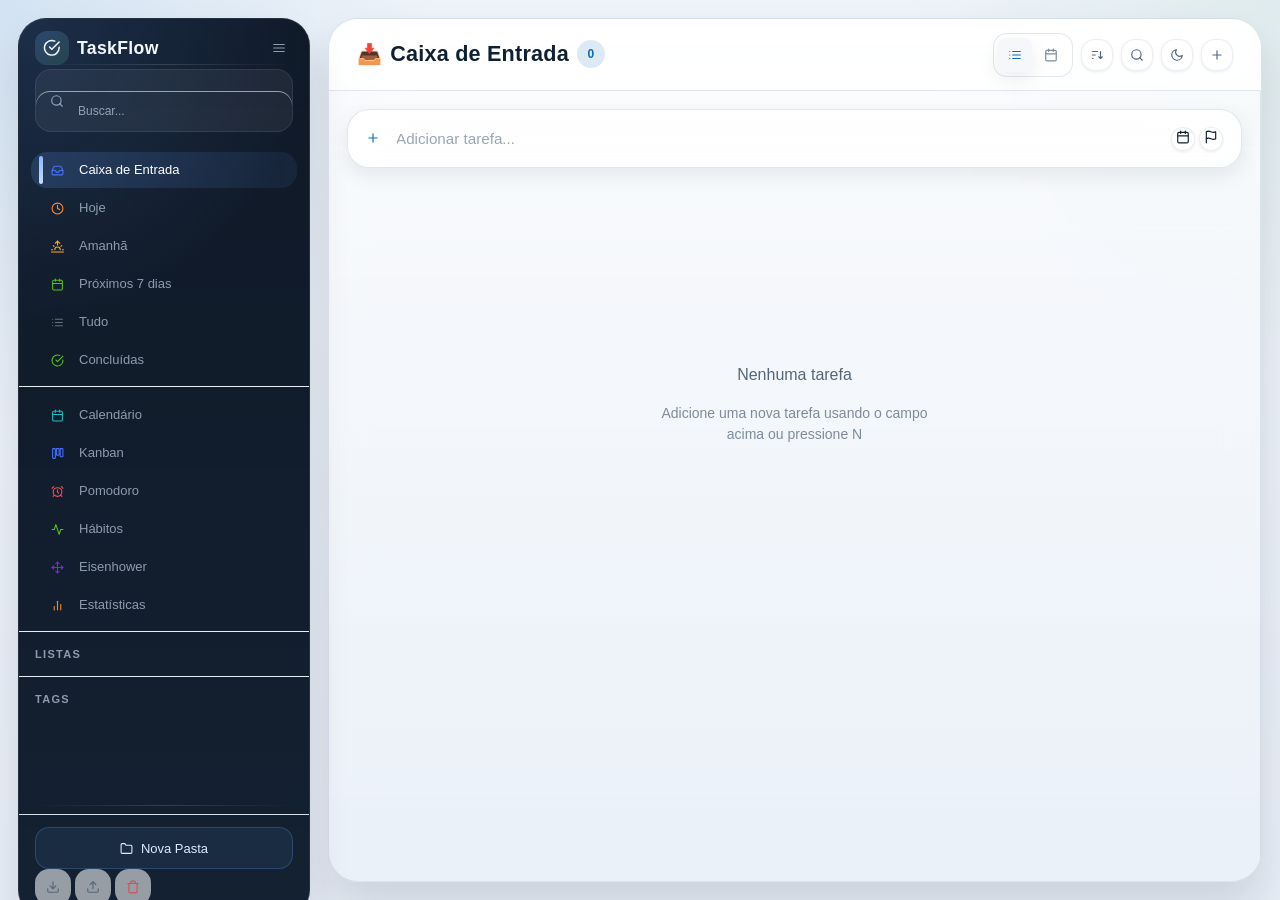
<file: index.html>
<!DOCTYPE html>
<html lang="pt-BR">
<head>
  <meta charset="UTF-8" />
  <meta name="viewport" content="width=device-width, initial-scale=1.0" />
  <meta name="description" content="TaskFlow — Gerenciador de tarefas completo, inspirado no TickTick. Organize tarefas, hábitos e foco sem precisar de internet." />
  <meta http-equiv="Content-Security-Policy" content="default-src 'none'; script-src 'self' 'unsafe-inline'; style-src 'self' 'unsafe-inline'; img-src 'self' data:; connect-src 'none'; font-src 'none'; object-src 'none'; base-uri 'self'; form-action 'none';" />
  <title>TaskFlow — Gerenciador de Tarefas</title>

  <!-- Styles -->
  <link rel="stylesheet" href="css/variables.css" />
  <link rel="stylesheet" href="css/base.css" />
  <link rel="stylesheet" href="css/layout.css" />
  <link rel="stylesheet" href="css/components.css" />
  <link rel="stylesheet" href="css/task.css" />
  <link rel="stylesheet" href="css/calendar.css" />
  <link rel="stylesheet" href="css/kanban.css" />
  <link rel="stylesheet" href="css/pomodoro.css" />
  <link rel="stylesheet" href="css/habits.css" />
  <link rel="stylesheet" href="css/stats.css" />
  <link rel="stylesheet" href="css/eisenhower.css" />
  <link rel="stylesheet" href="css/search.css" />
  <link rel="stylesheet" href="css/floating.css" />
  <link rel="stylesheet" href="css/ux.css" />

  <!-- Favicon (inline SVG) -->
  <link rel="icon" href="data:image/svg+xml,<svg xmlns='http://www.w3.org/2000/svg' viewBox='0 0 100 100'><text y='0.9em' font-size='90'>✅</text></svg>" />

  <style>
    /* Loading screen */
    .app-loading {
      position: fixed;
      inset: 0;
      display: flex;
      align-items: center;
      justify-content: center;
      flex-direction: column;
      gap: 16px;
      background: var(--bg-primary);
      z-index: 9999;
      transition: opacity 0.3s ease;
    }

    .app-loading.hidden {
      opacity: 0;
      pointer-events: none;
    }

    .loading-spinner {
      width: 40px;
      height: 40px;
      border: 3px solid var(--border-color);
      border-top-color: var(--primary);
      border-radius: 50%;
      animation: spin 0.8s linear infinite;
    }

    .loading-text {
      font-family: var(--font-family);
      font-size: 14px;
      color: var(--text-tertiary);
    }

    /* Icon utility */
    .icon {
      display: inline-flex;
      align-items: center;
      justify-content: center;
      flex-shrink: 0;
    }
    .icon svg {
      width: 1em;
      height: 1em;
    }
  </style>
</head>
<body>
  <!-- Loading screen -->
  <div class="app-loading" id="app-loading">
    <div class="loading-spinner"></div>
    <div class="loading-text">Carregando TaskFlow...</div>
  </div>

  <!-- Main App Shell -->
  <div class="app">
    <!-- Sidebar -->
    <aside class="sidebar" id="sidebar">
      <!-- Rendered by sidebar.js -->
    </aside>

    <!-- Main Content -->
    <main class="main">
      <!-- Header -->
      <header class="main-header" id="main-header">
        <!-- Rendered by header.js -->
      </header>

      <!-- Content + Detail wrapper -->
      <div class="content-wrapper">
        <!-- Task list / Calendar / Kanban / etc -->
        <div class="main-content" id="task-list-content">
          <!-- Rendered by view components -->
        </div>

        <!-- Task Detail Panel -->
        <aside class="detail-panel" id="detail-panel">
          <!-- Rendered by taskDetail.js -->
        </aside>
      </div>
    </main>
  </div>

  <!-- Modal Overlay -->
  <div class="modal-overlay" id="modal-overlay">
    <!-- Rendered by modal.js -->
  </div>

  <!-- Toast container -->
  <div class="toast-container" id="toast-container"></div>

  <!-- App Script -->
  <script type="module">
    import './js/app.js';

    // Hide loading screen once app is ready
    window.addEventListener('load', () => {
      setTimeout(() => {
        const loader = document.getElementById('app-loading');
        if (loader) {
          loader.classList.add('hidden');
          setTimeout(() => loader.remove(), 300);
        }
      }, 500);
    });
  </script>
</body>
</html>
</file>
<file: css/variables.css>
/* ============================================
   DESIGN TOKENS — TickTick-inspired Theme
   ============================================ */

:root {
  /* ── Primary Colors ── */
  --primary: #4772fa;
  --primary-hover: #3b5ee6;
  --primary-light: #e8edff;
  --primary-dark: #2a4ad4;
  --primary-alpha: rgba(71, 114, 250, 0.12);

  /* ── Accent Colors ── */
  --accent-red: #ff4d4f;
  --accent-orange: #ff8c22;
  --accent-yellow: #faad14;
  --accent-green: #52c41a;
  --accent-cyan: #13c2c2;
  --accent-blue: #1890ff;
  --accent-purple: #722ed1;

  /* ── Priority Colors ── */
  --priority-high: #ff4d4f;
  --priority-medium: #ff8c22;
  --priority-low: #4772fa;
  --priority-none: #bfbfbf;

  /* ── Background ── */
  --bg-primary: #ffffff;
  --bg-secondary: #f7f8fa;
  --bg-tertiary: #f0f1f5;
  --bg-sidebar: #fafbfc;
  --bg-hover: #f0f1f5;
  --bg-active: #e8edff;
  --bg-modal-overlay: rgba(0, 0, 0, 0.45);
  --bg-input: #ffffff;

  /* ── Text ── */
  --text-primary: #1a1a2e;
  --text-secondary: #6b7280;
  --text-tertiary: #9ca3af;
  --text-placeholder: #c0c4cc;
  --text-inverse: #ffffff;
  --text-link: #4772fa;

  /* ── Borders ── */
  --border-color: #e5e7eb;
  --border-light: #f0f1f5;
  --border-focus: #4772fa;

  /* ── Shadows ── */
  --shadow-xs: 0 1px 2px rgba(0, 0, 0, 0.04);
  --shadow-sm: 0 2px 8px rgba(0, 0, 0, 0.06);
  --shadow-md: 0 4px 16px rgba(0, 0, 0, 0.08);
  --shadow-lg: 0 8px 32px rgba(0, 0, 0, 0.12);
  --shadow-xl: 0 16px 48px rgba(0, 0, 0, 0.16);

  /* ── Typography ── */
  --font-family: 'Inter', -apple-system, BlinkMacSystemFont, 'Segoe UI', Roboto, sans-serif;
  --font-mono: 'JetBrains Mono', 'Fira Code', monospace;

  --fs-xs: 0.6875rem;    /* 11px */
  --fs-sm: 0.75rem;      /* 12px */
  --fs-base: 0.8125rem;  /* 13px */
  --fs-md: 0.875rem;     /* 14px */
  --fs-lg: 1rem;         /* 16px */
  --fs-xl: 1.25rem;      /* 20px */
  --fs-2xl: 1.5rem;      /* 24px */
  --fs-3xl: 2rem;        /* 32px */

  --fw-regular: 400;
  --fw-medium: 500;
  --fw-semibold: 600;
  --fw-bold: 700;

  --lh-tight: 1.25;
  --lh-normal: 1.5;
  --lh-relaxed: 1.75;

  /* ── Spacing ── */
  --space-1: 0.25rem;    /* 4px */
  --space-2: 0.5rem;     /* 8px */
  --space-3: 0.75rem;    /* 12px */
  --space-4: 1rem;       /* 16px */
  --space-5: 1.25rem;    /* 20px */
  --space-6: 1.5rem;     /* 24px */
  --space-8: 2rem;       /* 32px */
  --space-10: 2.5rem;    /* 40px */
  --space-12: 3rem;      /* 48px */

  /* ── Radius ── */
  --radius-sm: 4px;
  --radius-md: 8px;
  --radius-lg: 12px;
  --radius-xl: 16px;
  --radius-full: 9999px;

  /* ── Layout ── */
  --sidebar-width: 260px;
  --sidebar-collapsed: 0px;
  --detail-width: 380px;
  --header-height: 52px;

  /* ── Transitions ── */
  --transition-fast: 0.15s ease;
  --transition-base: 0.2s ease;
  --transition-slow: 0.3s ease;
  --transition-spring: 0.4s cubic-bezier(0.34, 1.56, 0.64, 1);

  /* ── Z-Index ── */
  --z-dropdown: 100;
  --z-sticky: 200;
  --z-modal: 300;
  --z-tooltip: 400;
  --z-notification: 500;
}

/* ============================================
   DARK THEME
   ============================================ */
[data-theme="dark"] {
  --primary: #5b8aff;
  --primary-hover: #7ba1ff;
  --primary-light: #1e2a4a;
  --primary-dark: #3d6bff;
  --primary-alpha: rgba(91, 138, 255, 0.15);

  --bg-primary: #1a1b2e;
  --bg-secondary: #16172b;
  --bg-tertiary: #222339;
  --bg-sidebar: #13142a;
  --bg-hover: #262842;
  --bg-active: #1e2a4a;
  --bg-modal-overlay: rgba(0, 0, 0, 0.65);
  --bg-input: #222339;

  --text-primary: #e8eaed;
  --text-secondary: #9ea4b0;
  --text-tertiary: #6b7280;
  --text-placeholder: #4b5563;
  --text-inverse: #1a1a2e;
  --text-link: #5b8aff;

  --border-color: #2d2f45;
  --border-light: #252740;
  --border-focus: #5b8aff;

  --shadow-xs: 0 1px 2px rgba(0, 0, 0, 0.2);
  --shadow-sm: 0 2px 8px rgba(0, 0, 0, 0.3);
  --shadow-md: 0 4px 16px rgba(0, 0, 0, 0.35);
  --shadow-lg: 0 8px 32px rgba(0, 0, 0, 0.4);
  --shadow-xl: 0 16px 48px rgba(0, 0, 0, 0.5);
}
</file>
<file: css/base.css>
/* ============================================
   CSS RESET & BASE STYLES
   ============================================ */

*, *::before, *::after {
  margin: 0;
  padding: 0;
  box-sizing: border-box;
}

html {
  font-size: 16px;
  -webkit-text-size-adjust: 100%;
  scroll-behavior: smooth;
}

body {
  font-family: var(--font-family);
  font-size: var(--fs-md);
  font-weight: var(--fw-regular);
  line-height: var(--lh-normal);
  color: var(--text-primary);
  background-color: var(--bg-primary);
  -webkit-font-smoothing: antialiased;
  -moz-osx-font-smoothing: grayscale;
  overflow: hidden;
  height: 100vh;
  width: 100vw;
}

a {
  color: var(--text-link);
  text-decoration: none;
  transition: color var(--transition-fast);
}

a:hover { color: var(--primary-hover); }

button {
  font-family: inherit;
  font-size: inherit;
  cursor: pointer;
  border: none;
  background: none;
  color: inherit;
  outline: none;
}

input, textarea, select {
  font-family: inherit;
  font-size: inherit;
  color: var(--text-primary);
  background: var(--bg-input);
  border: 1px solid var(--border-color);
  border-radius: var(--radius-md);
  padding: var(--space-2) var(--space-3);
  outline: none;
  transition: border-color var(--transition-fast), box-shadow var(--transition-fast);
}

input:focus, textarea:focus, select:focus {
  border-color: var(--border-focus);
  box-shadow: 0 0 0 3px var(--primary-alpha);
}

input::placeholder, textarea::placeholder {
  color: var(--text-placeholder);
}

ul, ol { list-style: none; }

img {
  max-width: 100%;
  height: auto;
  display: block;
}

/* ── Scrollbar ── */
::-webkit-scrollbar {
  width: 6px;
  height: 6px;
}

::-webkit-scrollbar-track {
  background: transparent;
}

::-webkit-scrollbar-thumb {
  background: var(--border-color);
  border-radius: var(--radius-full);
  transition: background var(--transition-fast);
}

::-webkit-scrollbar-thumb:hover {
  background: var(--text-tertiary);
}

/* Firefox scrollbar */
* {
  scrollbar-width: thin;
  scrollbar-color: var(--border-color) transparent;
}

/* ── Selection ── */
::selection {
  background: var(--primary-alpha);
  color: var(--primary);
}

/* ── Hidden utility ── */
.hidden { display: none !important; }
.sr-only {
  position: absolute;
  width: 1px;
  height: 1px;
  padding: 0;
  margin: -1px;
  overflow: hidden;
  clip: rect(0, 0, 0, 0);
  border: 0;
}

/* ── Fade animations ── */
@keyframes fadeIn {
  from { opacity: 0; transform: translateY(-8px); }
  to { opacity: 1; transform: translateY(0); }
}

@keyframes fadeInUp {
  from { opacity: 0; transform: translateY(16px); }
  to { opacity: 1; transform: translateY(0); }
}

@keyframes fadeInScale {
  from { opacity: 0; transform: scale(0.95); }
  to { opacity: 1; transform: scale(1); }
}

@keyframes slideInRight {
  from { opacity: 0; transform: translateX(24px); }
  to { opacity: 1; transform: translateX(0); }
}

@keyframes slideInLeft {
  from { opacity: 0; transform: translateX(-24px); }
  to { opacity: 1; transform: translateX(0); }
}

@keyframes pulse {
  0%, 100% { opacity: 1; }
  50% { opacity: 0.5; }
}

@keyframes spin {
  to { transform: rotate(360deg); }
}

@keyframes checkmark {
  0% { transform: scale(0); }
  50% { transform: scale(1.2); }
  100% { transform: scale(1); }
}

@keyframes ripple {
  to {
    transform: scale(4);
    opacity: 0;
  }
}
</file>
<file: css/layout.css>
/* ============================================
   APP LAYOUT — Sidebar + Main + Detail Panel
   ============================================ */

.app {
  display: flex;
  height: 100vh;
  width: 100vw;
  overflow: hidden;
}

/* ── Sidebar ── */
.sidebar {
  width: var(--sidebar-width);
  min-width: var(--sidebar-width);
  height: 100vh;
  background: var(--bg-sidebar);
  border-right: 1px solid var(--border-color);
  display: flex;
  flex-direction: column;
  transition: width var(--transition-slow), min-width var(--transition-slow), transform var(--transition-slow);
  z-index: 10;
  overflow: hidden;
}

.sidebar.collapsed {
  width: 0;
  min-width: 0;
  border-right: none;
}

.sidebar-header {
  padding: var(--space-4) var(--space-4) var(--space-2);
  display: flex;
  align-items: center;
  justify-content: space-between;
  flex-shrink: 0;
}

.sidebar-logo {
  display: flex;
  align-items: center;
  gap: var(--space-2);
  font-size: var(--fs-lg);
  font-weight: var(--fw-bold);
  color: var(--primary);
  letter-spacing: -0.02em;
}

.sidebar-logo svg {
  width: 28px;
  height: 28px;
}

.sidebar-toggle {
  width: 28px;
  height: 28px;
  display: flex;
  align-items: center;
  justify-content: center;
  border-radius: var(--radius-sm);
  color: var(--text-tertiary);
  transition: all var(--transition-fast);
}

.sidebar-toggle:hover {
  background: var(--bg-hover);
  color: var(--text-primary);
}

.sidebar-search {
  padding: var(--space-2) var(--space-4);
  flex-shrink: 0;
  overflow: hidden;
}

.sidebar-search-wrapper {
  width: 100%;
  box-sizing: border-box;
  position: relative;
}

.sidebar-search-input {
  width: 100%;
  box-sizing: border-box;
  height: 32px;
  padding: 0 var(--space-3) 0 var(--space-8);
  border-radius: var(--radius-md);
  background: var(--bg-tertiary);
  border: 1px solid transparent;
  font-size: var(--fs-sm);
  transition: all var(--transition-fast);
}

.sidebar-search-input:focus {
  background: var(--bg-input);
  border-color: var(--border-focus);
}

.sidebar-search-wrapper svg {
  position: absolute;
  left: var(--space-2);
  top: 50%;
  transform: translateY(-50%);
  width: 16px;
  height: 16px;
  color: var(--text-tertiary);
  pointer-events: none;
}

.sidebar-content {
  flex: 1;
  overflow-y: auto;
  padding: var(--space-2) 0;
}

.sidebar-section {
  margin-bottom: var(--space-2);
}

.sidebar-section-header {
  display: flex;
  align-items: center;
  justify-content: space-between;
  padding: var(--space-1) var(--space-4);
  margin-bottom: var(--space-1);
}

.sidebar-section-title {
  font-size: var(--fs-xs);
  font-weight: var(--fw-semibold);
  color: var(--text-tertiary);
  text-transform: uppercase;
  letter-spacing: 0.05em;
}

.sidebar-section-btn {
  width: 20px;
  height: 20px;
  display: flex;
  align-items: center;
  justify-content: center;
  border-radius: var(--radius-sm);
  color: var(--text-tertiary);
  opacity: 0;
  transition: all var(--transition-fast);
}

.sidebar-section:hover .sidebar-section-btn {
  opacity: 1;
}

.sidebar-section-btn:hover {
  background: var(--bg-hover);
  color: var(--text-primary);
}

/* ── Sidebar Nav Items ── */
.nav-item {
  display: flex;
  align-items: center;
  gap: var(--space-3);
  padding: var(--space-2) var(--space-4);
  cursor: pointer;
  transition: all var(--transition-fast);
  border-radius: 0;
  position: relative;
  user-select: none;
  font-size: var(--fs-base);
  color: var(--text-secondary);
}

.nav-item:hover {
  background: var(--bg-hover);
  color: var(--text-primary);
}

.nav-item.active {
  background: var(--bg-active);
  color: var(--primary);
  font-weight: var(--fw-medium);
}

.nav-item.active::before {
  content: '';
  position: absolute;
  left: 0;
  top: 4px;
  bottom: 4px;
  width: 3px;
  background: var(--primary);
  border-radius: 0 2px 2px 0;
}

.nav-item-icon {
  width: 20px;
  height: 20px;
  display: flex;
  align-items: center;
  justify-content: center;
  flex-shrink: 0;
}

.nav-item-icon svg {
  width: 18px;
  height: 18px;
}

.nav-item-label {
  flex: 1;
  white-space: nowrap;
  overflow: hidden;
  text-overflow: ellipsis;
}

.nav-item-count {
  font-size: var(--fs-xs);
  color: var(--text-tertiary);
  min-width: 18px;
  text-align: right;
  flex-shrink: 0;
}

.nav-item-color {
  width: 10px;
  height: 10px;
  border-radius: var(--radius-full);
  flex-shrink: 0;
}

/* ── Folder ── */
.folder-header {
  display: flex;
  align-items: center;
  gap: var(--space-2);
  padding: var(--space-2) var(--space-4);
  cursor: pointer;
  transition: all var(--transition-fast);
  color: var(--text-secondary);
  font-size: var(--fs-base);
  user-select: none;
}

.folder-header:hover {
  background: var(--bg-hover);
  color: var(--text-primary);
}

.folder-chevron {
  width: 16px;
  height: 16px;
  transition: transform var(--transition-fast);
  color: var(--text-tertiary);
}

.folder-chevron.expanded {
  transform: rotate(90deg);
}

.folder-lists {
  overflow: hidden;
  transition: max-height var(--transition-slow);
}

.folder-lists .nav-item {
  padding-left: calc(var(--space-4) + var(--space-6));
}

/* ── Sidebar Footer ── */
.sidebar-footer {
  padding: var(--space-3) var(--space-4);
  border-top: 1px solid var(--border-color);
  flex-shrink: 0;
}

.sidebar-add-btn {
  display: flex;
  align-items: center;
  gap: var(--space-2);
  width: 100%;
  padding: var(--space-2) var(--space-3);
  border-radius: var(--radius-md);
  color: var(--primary);
  font-size: var(--fs-base);
  font-weight: var(--fw-medium);
  transition: all var(--transition-fast);
}

.sidebar-add-btn:hover {
  background: var(--primary-alpha);
}

.sidebar-add-btn svg {
  width: 18px;
  height: 18px;
}

/* ── Main Content Area ── */
.main {
  flex: 1;
  display: flex;
  flex-direction: column;
  overflow: hidden;
  min-width: 0;
}

.main-header {
  height: var(--header-height);
  min-height: var(--header-height);
  display: flex;
  align-items: center;
  justify-content: space-between;
  padding: 0 var(--space-6);
  border-bottom: 1px solid var(--border-color);
  background: var(--bg-primary);
  flex-shrink: 0;
  gap: var(--space-4);
}

.main-header-left {
  display: flex;
  align-items: center;
  gap: var(--space-3);
}

.main-header-title {
  font-size: var(--fs-xl);
  font-weight: var(--fw-semibold);
  color: var(--text-primary);
  display: flex;
  align-items: center;
  gap: var(--space-2);
}

.main-header-title .emoji {
  font-size: var(--fs-xl);
}

.main-header-count {
  font-size: var(--fs-sm);
  color: var(--text-tertiary);
  font-weight: var(--fw-regular);
}

.main-header-right {
  display: flex;
  align-items: center;
  gap: var(--space-2);
}

.header-btn {
  width: 32px;
  height: 32px;
  display: flex;
  align-items: center;
  justify-content: center;
  border-radius: var(--radius-md);
  color: var(--text-secondary);
  transition: all var(--transition-fast);
  position: relative;
}

.header-btn:hover {
  background: var(--bg-hover);
  color: var(--text-primary);
}

.header-btn.active {
  background: var(--primary-alpha);
  color: var(--primary);
}

.header-btn svg {
  width: 18px;
  height: 18px;
}

/* ── View toggle ── */
.view-toggle {
  display: flex;
  align-items: center;
  background: var(--bg-tertiary);
  border-radius: var(--radius-md);
  padding: 2px;
  gap: 2px;
}

.view-toggle-btn {
  width: 28px;
  height: 28px;
  display: flex;
  align-items: center;
  justify-content: center;
  border-radius: var(--radius-sm);
  color: var(--text-tertiary);
  transition: all var(--transition-fast);
}

.view-toggle-btn:hover {
  color: var(--text-primary);
}

.view-toggle-btn.active {
  background: var(--bg-primary);
  color: var(--primary);
  box-shadow: var(--shadow-xs);
}

.view-toggle-btn svg {
  width: 16px;
  height: 16px;
}

/* ── Main Content ── */
.main-content {
  flex: 1;
  overflow-y: auto;
  overflow-x: hidden;
  position: relative;
}

/* ── Content + Detail wrapper ── */
.content-wrapper {
  display: flex;
  flex: 1;
  overflow: hidden;
}

/* ── Detail Panel ── */
.detail-panel {
  width: 0;
  min-width: 0;
  height: 100%;
  background: var(--bg-primary);
  border-left: 1px solid var(--border-color);
  display: flex;
  flex-direction: column;
  overflow: hidden;
  transition: width var(--transition-slow), min-width var(--transition-slow);
}

.detail-panel.open {
  width: var(--detail-width);
  min-width: var(--detail-width);
}

.detail-panel-header {
  display: flex;
  align-items: center;
  justify-content: space-between;
  padding: var(--space-3) var(--space-4);
  border-bottom: 1px solid var(--border-color);
  flex-shrink: 0;
}

.detail-panel-content {
  flex: 1;
  overflow-y: auto;
  padding: var(--space-4);
}

.detail-panel-footer {
  padding: var(--space-3) var(--space-4);
  border-top: 1px solid var(--border-color);
  flex-shrink: 0;
  display: flex;
  align-items: center;
  justify-content: space-between;
  font-size: var(--fs-xs);
  color: var(--text-tertiary);
}

/* ── Responsive ── */
@media (max-width: 1024px) {
  .sidebar {
    position: fixed;
    left: 0;
    top: 0;
    z-index: 50;
    box-shadow: var(--shadow-lg);
  }

  .sidebar.collapsed {
    transform: translateX(-100%);
  }

  .detail-panel.open {
    position: fixed;
    right: 0;
    top: 0;
    height: 100vh;
    z-index: 40;
    box-shadow: var(--shadow-lg);
  }
}

@media (max-width: 768px) {
  :root {
    --sidebar-width: 100vw;
    --detail-width: 100vw;
  }
}
</file>
<file: css/components.css>
/* ============================================
   SHARED COMPONENTS
   ============================================ */

/* ── Buttons ── */
.btn {
  display: inline-flex;
  align-items: center;
  justify-content: center;
  gap: var(--space-2);
  padding: var(--space-2) var(--space-4);
  border-radius: var(--radius-md);
  font-size: var(--fs-base);
  font-weight: var(--fw-medium);
  cursor: pointer;
  transition: all var(--transition-fast);
  white-space: nowrap;
  user-select: none;
  border: none;
  outline: none;
  position: relative;
  overflow: hidden;
}

.btn-primary {
  background: var(--primary);
  color: var(--text-inverse);
}

.btn-primary:hover { background: var(--primary-hover); }

.btn-secondary {
  background: var(--bg-tertiary);
  color: var(--text-primary);
}

.btn-secondary:hover { background: var(--bg-hover); }

.btn-ghost {
  background: transparent;
  color: var(--text-secondary);
}

.btn-ghost:hover {
  background: var(--bg-hover);
  color: var(--text-primary);
}

.btn-danger {
  background: transparent;
  color: var(--accent-red);
}

.btn-danger:hover {
  background: rgba(255, 77, 79, 0.08);
}

.btn-sm {
  padding: var(--space-1) var(--space-3);
  font-size: var(--fs-sm);
}

.btn-icon {
  width: 32px;
  height: 32px;
  padding: 0;
  border-radius: var(--radius-md);
}

.btn-icon svg { width: 18px; height: 18px; }

.btn-icon.sm {
  width: 24px;
  height: 24px;
}

.btn-icon.sm svg { width: 14px; height: 14px; }

/* ── Checkbox (Custom) ── */
.checkbox {
  width: 18px;
  height: 18px;
  border: 2px solid var(--border-color);
  border-radius: var(--radius-full);
  cursor: pointer;
  display: flex;
  align-items: center;
  justify-content: center;
  transition: all var(--transition-fast);
  flex-shrink: 0;
  position: relative;
}

.checkbox:hover {
  border-color: var(--primary);
}

.checkbox.checked {
  background: var(--primary);
  border-color: var(--primary);
  animation: checkmark 0.3s ease;
}

.checkbox.checked svg {
  color: white;
  width: 12px;
  height: 12px;
}

.checkbox.priority-high { border-color: var(--priority-high); }
.checkbox.priority-high.checked { background: var(--priority-high); border-color: var(--priority-high); }
.checkbox.priority-medium { border-color: var(--priority-medium); }
.checkbox.priority-medium.checked { background: var(--priority-medium); border-color: var(--priority-medium); }
.checkbox.priority-low { border-color: var(--priority-low); }
.checkbox.priority-low.checked { background: var(--priority-low); border-color: var(--priority-low); }

/* ── Input field ── */
.input {
  height: 36px;
  width: 100%;
  padding: 0 var(--space-3);
  border: 1px solid var(--border-color);
  border-radius: var(--radius-md);
  font-size: var(--fs-md);
  background: var(--bg-input);
  transition: all var(--transition-fast);
}

.input:focus {
  border-color: var(--border-focus);
  box-shadow: 0 0 0 3px var(--primary-alpha);
}

.input-sm {
  height: 30px;
  font-size: var(--fs-sm);
}

/* ── Textarea ── */
.textarea {
  width: 100%;
  min-height: 80px;
  padding: var(--space-3);
  border: 1px solid var(--border-color);
  border-radius: var(--radius-md);
  font-size: var(--fs-md);
  background: var(--bg-input);
  resize: vertical;
  transition: all var(--transition-fast);
  line-height: var(--lh-normal);
}

.textarea:focus {
  border-color: var(--border-focus);
  box-shadow: 0 0 0 3px var(--primary-alpha);
}

/* ── Select / Dropdown ── */
.select {
  height: 36px;
  width: 100%;
  padding: 0 var(--space-8) 0 var(--space-3);
  border: 1px solid var(--border-color);
  border-radius: var(--radius-md);
  font-size: var(--fs-md);
  background: var(--bg-input);
  appearance: none;
  background-image: url("data:image/svg+xml,%3Csvg xmlns='http://www.w3.org/2000/svg' width='12' height='12' viewBox='0 0 24 24' fill='none' stroke='%236b7280' stroke-width='2' stroke-linecap='round' stroke-linejoin='round'%3E%3Cpolyline points='6 9 12 15 18 9'%3E%3C/polyline%3E%3C/svg%3E");
  background-repeat: no-repeat;
  background-position: right 10px center;
  cursor: pointer;
  transition: all var(--transition-fast);
}

.select:focus {
  border-color: var(--border-focus);
  box-shadow: 0 0 0 3px var(--primary-alpha);
}

/* ── Badge / Chip ── */
.badge {
  display: inline-flex;
  align-items: center;
  gap: var(--space-1);
  padding: 2px var(--space-2);
  border-radius: var(--radius-full);
  font-size: var(--fs-xs);
  font-weight: var(--fw-medium);
  white-space: nowrap;
}

.badge-primary {
  background: var(--primary-alpha);
  color: var(--primary);
}

.badge-red {
  background: rgba(255, 77, 79, 0.1);
  color: var(--accent-red);
}

.badge-orange {
  background: rgba(255, 140, 34, 0.1);
  color: var(--accent-orange);
}

.badge-green {
  background: rgba(82, 196, 26, 0.1);
  color: var(--accent-green);
}

.badge-gray {
  background: var(--bg-tertiary);
  color: var(--text-secondary);
}

/* ── Tag ── */
.tag {
  display: inline-flex;
  align-items: center;
  gap: var(--space-1);
  padding: 2px var(--space-2);
  border-radius: var(--radius-sm);
  font-size: var(--fs-xs);
  font-weight: var(--fw-medium);
  cursor: pointer;
  transition: all var(--transition-fast);
  background: var(--bg-tertiary);
  color: var(--text-secondary);
}

.tag:hover {
  background: var(--bg-hover);
}

.tag-dot {
  width: 6px;
  height: 6px;
  border-radius: var(--radius-full);
}

/* ── Modal ── */
.modal-overlay {
  position: fixed;
  inset: 0;
  background: var(--bg-modal-overlay);
  display: flex;
  align-items: center;
  justify-content: center;
  z-index: var(--z-modal);
  opacity: 0;
  visibility: hidden;
  transition: all var(--transition-base);
  backdrop-filter: blur(4px);
}

.modal-overlay.active {
  opacity: 1;
  visibility: visible;
}

.modal {
  background: var(--bg-primary);
  border-radius: var(--radius-lg);
  box-shadow: var(--shadow-xl);
  width: 90%;
  max-width: 480px;
  max-height: 85vh;
  overflow: hidden;
  display: flex;
  flex-direction: column;
  transform: scale(0.95);
  transition: transform var(--transition-base);
}

.modal-overlay.active .modal {
  transform: scale(1);
}

.modal-header {
  display: flex;
  align-items: center;
  justify-content: space-between;
  padding: var(--space-4) var(--space-5);
  border-bottom: 1px solid var(--border-color);
}

.modal-title {
  font-size: var(--fs-lg);
  font-weight: var(--fw-semibold);
}

.modal-body {
  padding: var(--space-5);
  overflow-y: auto;
  flex: 1;
}

.modal-footer {
  display: flex;
  align-items: center;
  justify-content: flex-end;
  gap: var(--space-3);
  padding: var(--space-4) var(--space-5);
  border-top: 1px solid var(--border-color);
}

/* ── Context Menu ── */
.context-menu {
  position: fixed;
  background: var(--bg-primary);
  border: 1px solid var(--border-color);
  border-radius: var(--radius-lg);
  box-shadow: var(--shadow-lg);
  padding: var(--space-1);
  min-width: 180px;
  z-index: var(--z-dropdown);
  animation: fadeInScale 0.15s ease;
}

.context-menu-item {
  display: flex;
  align-items: center;
  gap: var(--space-3);
  padding: var(--space-2) var(--space-3);
  border-radius: var(--radius-sm);
  font-size: var(--fs-base);
  color: var(--text-secondary);
  cursor: pointer;
  transition: all var(--transition-fast);
}

.context-menu-item:hover {
  background: var(--bg-hover);
  color: var(--text-primary);
}

.context-menu-item.danger {
  color: var(--accent-red);
}

.context-menu-item.danger:hover {
  background: rgba(255, 77, 79, 0.08);
}

.context-menu-item svg {
  width: 16px;
  height: 16px;
  flex-shrink: 0;
}

.context-menu-divider {
  height: 1px;
  background: var(--border-color);
  margin: var(--space-1) 0;
}

/* ── Dropdown ── */
.dropdown {
  position: absolute;
  top: 100%;
  left: 0;
  background: var(--bg-primary);
  border: 1px solid var(--border-color);
  border-radius: var(--radius-lg);
  box-shadow: var(--shadow-lg);
  padding: var(--space-1);
  min-width: 200px;
  z-index: var(--z-dropdown);
  animation: fadeIn 0.15s ease;
}

/* ── Tooltip ── */
.tooltip {
  position: relative;
}

.tooltip::after {
  content: attr(data-tooltip);
  position: absolute;
  bottom: 100%;
  left: 50%;
  transform: translateX(-50%) translateY(-4px);
  padding: var(--space-1) var(--space-2);
  background: var(--text-primary);
  color: var(--text-inverse);
  font-size: var(--fs-xs);
  border-radius: var(--radius-sm);
  white-space: nowrap;
  pointer-events: none;
  opacity: 0;
  transition: opacity var(--transition-fast);
  z-index: var(--z-tooltip);
}

.tooltip:hover::after {
  opacity: 1;
}

/* ── Empty State ── */
.empty-state {
  display: flex;
  flex-direction: column;
  align-items: center;
  justify-content: center;
  padding: var(--space-12) var(--space-6);
  text-align: center;
  color: var(--text-tertiary);
  gap: var(--space-4);
}

.empty-state svg {
  width: 80px;
  height: 80px;
  opacity: 0.4;
}

.empty-state-title {
  font-size: var(--fs-lg);
  font-weight: var(--fw-medium);
  color: var(--text-secondary);
}

.empty-state-desc {
  font-size: var(--fs-md);
  max-width: 300px;
}

/* ── Notification Toast ── */
.toast-container {
  position: fixed;
  bottom: var(--space-6);
  right: var(--space-6);
  z-index: var(--z-notification);
  display: flex;
  flex-direction: column;
  gap: var(--space-2);
}

.toast {
  display: flex;
  align-items: center;
  gap: var(--space-3);
  padding: var(--space-3) var(--space-4);
  background: var(--bg-primary);
  border: 1px solid var(--border-color);
  border-radius: var(--radius-lg);
  box-shadow: var(--shadow-lg);
  font-size: var(--fs-base);
  animation: slideInRight 0.3s ease;
  max-width: 360px;
}

.toast-undo {
  color: var(--primary);
  font-weight: var(--fw-medium);
  cursor: pointer;
  flex-shrink: 0;
}

.toast-undo:hover { text-decoration: underline; }

/* ── Color Picker ── */
.color-picker {
  display: grid;
  grid-template-columns: repeat(7, 1fr);
  gap: var(--space-2);
  padding: var(--space-3);
}

.color-swatch {
  width: 28px;
  height: 28px;
  border-radius: var(--radius-full);
  cursor: pointer;
  border: 2px solid transparent;
  transition: all var(--transition-fast);
}

.color-swatch:hover {
  transform: scale(1.15);
}

.color-swatch.selected {
  border-color: var(--text-primary);
  box-shadow: 0 0 0 2px var(--bg-primary), 0 0 0 4px currentColor;
}

/* ── Date Picker ── */
.date-picker {
  background: var(--bg-primary);
  border: 1px solid var(--border-color);
  border-radius: var(--radius-lg);
  box-shadow: var(--shadow-lg);
  padding: var(--space-4);
  min-width: 280px;
}

.date-picker-header {
  display: flex;
  align-items: center;
  justify-content: space-between;
  margin-bottom: var(--space-3);
}

.date-picker-month {
  font-weight: var(--fw-semibold);
  font-size: var(--fs-md);
}

.date-picker-grid {
  display: grid;
  grid-template-columns: repeat(7, 1fr);
  gap: 2px;
  text-align: center;
}

.date-picker-day-name {
  font-size: var(--fs-xs);
  color: var(--text-tertiary);
  font-weight: var(--fw-medium);
  padding: var(--space-1);
}

.date-picker-day {
  width: 32px;
  height: 32px;
  display: flex;
  align-items: center;
  justify-content: center;
  border-radius: var(--radius-full);
  font-size: var(--fs-sm);
  cursor: pointer;
  transition: all var(--transition-fast);
  margin: 0 auto;
}

.date-picker-day:hover {
  background: var(--bg-hover);
}

.date-picker-day.today {
  color: var(--primary);
  font-weight: var(--fw-semibold);
}

.date-picker-day.selected {
  background: var(--primary);
  color: var(--text-inverse);
}

.date-picker-day.other-month {
  color: var(--text-placeholder);
}

.date-picker-shortcuts {
  display: flex;
  flex-direction: column;
  gap: var(--space-1);
  padding-top: var(--space-3);
  border-top: 1px solid var(--border-color);
  margin-top: var(--space-3);
}

.date-picker-shortcut {
  display: flex;
  align-items: center;
  gap: var(--space-2);
  padding: var(--space-1) var(--space-2);
  border-radius: var(--radius-sm);
  font-size: var(--fs-sm);
  color: var(--text-secondary);
  cursor: pointer;
  transition: all var(--transition-fast);
}

.date-picker-shortcut:hover {
  background: var(--bg-hover);
  color: var(--text-primary);
}

/* ── Priority Selector ── */
.priority-selector {
  display: flex;
  gap: var(--space-2);
}

.priority-option {
  display: flex;
  align-items: center;
  gap: var(--space-1);
  padding: var(--space-1) var(--space-2);
  border-radius: var(--radius-sm);
  font-size: var(--fs-sm);
  cursor: pointer;
  transition: all var(--transition-fast);
  border: 1px solid var(--border-color);
}

.priority-option:hover {
  background: var(--bg-hover);
}

.priority-option.selected {
  border-color: currentColor;
  font-weight: var(--fw-medium);
}

.priority-option svg {
  width: 14px;
  height: 14px;
}

/* ── Form Group ── */
.form-group {
  display: flex;
  flex-direction: column;
  gap: var(--space-2);
  margin-bottom: var(--space-4);
}

.form-label {
  font-size: var(--fs-sm);
  font-weight: var(--fw-medium);
  color: var(--text-secondary);
}

/* ── Tab bar ── */
.tab-bar {
  display: flex;
  gap: var(--space-1);
  border-bottom: 1px solid var(--border-color);
  padding: 0 var(--space-4);
}

.tab-item {
  padding: var(--space-3) var(--space-4);
  font-size: var(--fs-base);
  font-weight: var(--fw-medium);
  color: var(--text-tertiary);
  cursor: pointer;
  border-bottom: 2px solid transparent;
  transition: all var(--transition-fast);
  margin-bottom: -1px;
}

.tab-item:hover { color: var(--text-primary); }

.tab-item.active {
  color: var(--primary);
  border-bottom-color: var(--primary);
}

/* ── Progress Bar ── */
.progress-bar {
  height: 4px;
  background: var(--bg-tertiary);
  border-radius: var(--radius-full);
  overflow: hidden;
}

.progress-bar-fill {
  height: 100%;
  background: var(--primary);
  border-radius: var(--radius-full);
  transition: width var(--transition-slow);
}

/* ── Avatar / Icon circle ── */
.icon-circle {
  width: 40px;
  height: 40px;
  border-radius: var(--radius-full);
  display: flex;
  align-items: center;
  justify-content: center;
  background: var(--primary-alpha);
  color: var(--primary);
  flex-shrink: 0;
}

.icon-circle svg {
  width: 20px;
  height: 20px;
}

/* ── Sortable Drag States ── */
.dragging {
  opacity: 0.5;
}

.drag-over {
  border-top: 2px solid var(--primary);
}

/* ── Markdown Description Preview ── */
.detail-desc-preview { font-size:var(--fs-sm); color:var(--text-secondary); line-height:1.6; min-height:60px; padding:8px; border:1px solid var(--border-light); border-radius:var(--radius-md); background:var(--bg-secondary); }
</file>
<file: css/task.css>
/* ============================================
   TASK ITEMS & TASK LIST STYLES
   ============================================ */

/* ── Quick Add ── */
.quick-add {
  display: flex;
  align-items: center;
  gap: var(--space-3);
  padding: var(--space-3) var(--space-6);
  border-bottom: 1px solid var(--border-light);
  background: var(--bg-primary);
  position: sticky;
  top: 0;
  z-index: 5;
}

.quick-add-icon {
  width: 18px;
  height: 18px;
  color: var(--primary);
  flex-shrink: 0;
}

.quick-add-input {
  flex: 1;
  border: none;
  background: transparent;
  font-size: var(--fs-md);
  color: var(--text-primary);
  outline: none;
  padding: var(--space-1) 0;
}

.quick-add-input::placeholder {
  color: var(--text-placeholder);
}

.quick-add-actions {
  display: flex;
  align-items: center;
  gap: var(--space-1);
  opacity: 0;
  transition: opacity var(--transition-fast);
}

.quick-add:focus-within .quick-add-actions {
  opacity: 1;
}

/* ── Task Section ── */
.task-section {
  margin-bottom: var(--space-2);
}

.task-section-header {
  display: flex;
  align-items: center;
  gap: var(--space-2);
  padding: var(--space-2) var(--space-6);
  cursor: pointer;
  user-select: none;
  position: sticky;
  top: 44px;
  background: var(--bg-primary);
  z-index: 4;
}

.task-section-chevron {
  width: 14px;
  height: 14px;
  color: var(--text-tertiary);
  transition: transform var(--transition-fast);
}

.task-section-chevron.collapsed {
  transform: rotate(-90deg);
}

.task-section-title {
  font-size: var(--fs-sm);
  font-weight: var(--fw-semibold);
  color: var(--text-tertiary);
  text-transform: uppercase;
  letter-spacing: 0.04em;
}

.task-section-count {
  font-size: var(--fs-xs);
  color: var(--text-tertiary);
}

/* ── Task Item ── */
.task-item {
  display: flex;
  align-items: flex-start;
  gap: var(--space-3);
  padding: var(--space-3) var(--space-6);
  cursor: pointer;
  transition: all var(--transition-fast);
  border-bottom: 1px solid var(--border-light);
  position: relative;
  animation: fadeIn 0.2s ease;
}

.task-item:hover {
  background: var(--bg-hover);
}

.task-item.selected {
  background: var(--bg-active);
}

.task-item.completed .task-item-title {
  text-decoration: line-through;
  color: var(--text-tertiary);
}

.task-item.completed .task-item-meta {
  opacity: 0.5;
}

.task-item-checkbox {
  margin-top: 2px;
}

.task-item-content {
  flex: 1;
  min-width: 0;
}

.task-item-title {
  font-size: var(--fs-md);
  color: var(--text-primary);
  line-height: var(--lh-tight);
  word-break: break-word;
}

.task-item-desc {
  font-size: var(--fs-sm);
  color: var(--text-tertiary);
  margin-top: var(--space-1);
  white-space: nowrap;
  overflow: hidden;
  text-overflow: ellipsis;
}

.task-item-meta {
  display: flex;
  align-items: center;
  gap: var(--space-2);
  margin-top: var(--space-1);
  flex-wrap: wrap;
}

.task-item-due {
  display: inline-flex;
  align-items: center;
  gap: var(--space-1);
  font-size: var(--fs-xs);
  color: var(--text-tertiary);
  padding: 1px var(--space-2);
  border-radius: var(--radius-sm);
  background: var(--bg-tertiary);
}

.task-item-due.overdue {
  color: var(--accent-red);
  background: rgba(255, 77, 79, 0.08);
}

.task-item-due.today {
  color: var(--primary);
  background: var(--primary-alpha);
}

.task-item-due.tomorrow {
  color: var(--accent-orange);
  background: rgba(255, 140, 34, 0.08);
}

.task-item-due svg {
  width: 12px;
  height: 12px;
}

.task-item-tags {
  display: flex;
  gap: var(--space-1);
}

.task-item-tag {
  width: 6px;
  height: 6px;
  border-radius: var(--radius-full);
}

.task-item-priority {
  width: 4px;
  height: 36px;
  position: absolute;
  left: 0;
  top: 50%;
  transform: translateY(-50%);
  border-radius: 0 2px 2px 0;
}

.task-item-actions {
  display: flex;
  gap: var(--space-1);
  opacity: 0;
  transition: opacity var(--transition-fast);
  flex-shrink: 0;
}

.task-item:hover .task-item-actions {
  opacity: 1;
}

.task-item-subtask-count {
  display: inline-flex;
  align-items: center;
  gap: 2px;
  font-size: var(--fs-xs);
  color: var(--text-tertiary);
}

.task-item-subtask-count svg {
  width: 12px;
  height: 12px;
}

.task-item-list-name {
  font-size: var(--fs-xs);
  color: var(--text-tertiary);
  display: inline-flex;
  align-items: center;
  gap: var(--space-1);
}

.task-item-list-dot {
  width: 6px;
  height: 6px;
  border-radius: var(--radius-full);
}

/* ── Drag state ── */
.task-item.dragging {
  opacity: 0.5;
  background: var(--bg-tertiary);
}

.task-item.drag-over {
  border-top: 2px solid var(--primary);
}

/* ── Detail Panel Fields ── */
.detail-field {
  margin-bottom: var(--space-4);
}

.detail-field-label {
  display: flex;
  align-items: center;
  gap: var(--space-2);
  font-size: var(--fs-sm);
  font-weight: var(--fw-medium);
  color: var(--text-secondary);
  margin-bottom: var(--space-2);
}

.detail-field-label svg {
  width: 14px;
  height: 14px;
}

.detail-title-input {
  width: 100%;
  border: none;
  background: transparent;
  font-size: var(--fs-xl);
  font-weight: var(--fw-semibold);
  color: var(--text-primary);
  outline: none;
  padding: var(--space-1) 0;
  line-height: var(--lh-tight);
}

.rich-text-field {
  display: flex;
  flex-direction: column;
  gap: var(--space-3);
}

.rich-text-field--compact {
  gap: var(--space-2);
}

.rich-text-toolbar {
  display: flex;
  align-items: center;
  gap: 4px;
  flex-wrap: nowrap;
  overflow-x: auto;
  scrollbar-width: none;
  padding: 8px 12px;
  border-radius: 22px;
  border: 1px solid var(--border-light);
  background: var(--bg-primary);
  box-shadow: 0 16px 36px rgba(15, 23, 42, 0.08);
}

.rich-text-toolbar::-webkit-scrollbar {
  display: none;
}

.rich-text-field--compact .rich-text-toolbar {
  padding: 8px 10px;
  border-radius: 18px;
  gap: 4px;
}

.rich-text-btn {
  width: 30px;
  height: 30px;
  border: none;
  border-radius: 10px;
  background: transparent;
  color: var(--text-secondary);
  display: inline-flex;
  align-items: center;
  justify-content: center;
  cursor: pointer;
  transition: transform var(--transition-fast), background var(--transition-fast), color var(--transition-fast), box-shadow var(--transition-fast);
}

.rich-text-field--compact .rich-text-btn {
  width: 28px;
  height: 28px;
  border-radius: 9px;
}

.rich-text-btn:hover {
  background: var(--bg-hover);
  color: var(--text-primary);
}

.rich-text-btn.active {
  background: var(--primary-alpha);
  color: var(--primary);
  box-shadow: inset 0 0 0 1px var(--primary-alpha);
}

.rich-text-btn--text {
  font-size: 14px;
  font-weight: var(--fw-semibold);
}

.rich-text-btn--italic {
  font-style: italic;
}

.rich-text-btn--underline {
  text-decoration: underline;
}

.rich-text-btn--strike {
  text-decoration: line-through;
}

.rich-text-btn--highlight {
  color: #c78300;
}

.rich-text-btn--highlight.active {
  background: rgba(255, 221, 87, 0.7);
  color: #7a5600;
}

.rich-text-btn svg {
  width: 16px;
  height: 16px;
}

.rich-text-separator {
  width: 1px;
  align-self: stretch;
  background: var(--border-light);
  margin: 0 2px;
}

.rich-text-more {
  position: relative;
}

.rich-text-more-menu {
  position: absolute;
  right: 0;
  top: calc(100% + 8px);
  min-width: 190px;
  display: none;
  flex-direction: column;
  gap: 2px;
  padding: 6px;
  background: var(--bg-primary);
  border: 1px solid var(--border-light);
  border-radius: var(--radius-lg);
  box-shadow: var(--shadow-xl);
  z-index: 20;
}

.rich-text-more.open .rich-text-more-menu {
  display: flex;
}

.rich-text-more-item {
  border: none;
  background: transparent;
  color: var(--text-secondary);
  text-align: left;
  border-radius: var(--radius-md);
  padding: 9px 12px;
  font-size: var(--fs-sm);
  cursor: pointer;
  transition: background var(--transition-fast), color var(--transition-fast);
}

.rich-text-more-item:hover {
  background: var(--bg-hover);
  color: var(--text-primary);
}

.rich-text-surface {
  border: 1px solid var(--border-light);
  border-radius: calc(var(--radius-lg) + 2px);
  background: var(--bg-secondary);
  padding: var(--space-3) var(--space-4);
  min-height: 94px;
  resize: vertical;
  overflow: auto;
  transition: border-color var(--transition-fast), box-shadow var(--transition-fast), background var(--transition-fast);
}

.rich-text-field--compact .rich-text-surface {
  min-height: 82px;
}

.rich-text-field:focus-within .rich-text-surface {
  border-color: var(--border-focus);
  box-shadow: 0 0 0 4px var(--primary-alpha);
  background: var(--bg-primary);
}

.rich-text-editor {
  min-height: 52px;
  height: 100%;
  outline: none;
  color: var(--text-secondary);
  font-size: var(--fs-md);
  line-height: 1.65;
  word-break: break-word;
}

.rich-text-editor--compact {
  min-height: 44px;
  font-size: var(--fs-sm);
}

.rich-text-field.is-expanded .rich-text-surface {
  min-height: 240px;
}

.rich-text-field.is-empty .rich-text-editor::before {
  content: attr(data-placeholder);
  color: var(--text-placeholder);
  pointer-events: none;
}

.rich-text-content p,
.rich-text-content h2,
.rich-text-content blockquote,
.rich-text-content pre,
.rich-text-content ul,
.rich-text-content ol {
  margin: 0 0 0.85em;
}

.rich-text-content p:last-child,
.rich-text-content h2:last-child,
.rich-text-content blockquote:last-child,
.rich-text-content pre:last-child,
.rich-text-content ul:last-child,
.rich-text-content ol:last-child {
  margin-bottom: 0;
}

.rich-text-content h2 {
  font-size: 1.05rem;
  font-weight: var(--fw-semibold);
  color: var(--text-primary);
  letter-spacing: -0.01em;
}

.rich-text-content ul,
.rich-text-content ol {
  padding-left: 1.3rem;
}

.rich-text-content ul[data-list-style="check"] {
  list-style: none;
  padding-left: 0;
}

.rich-text-content ul[data-list-style="check"] li {
  position: relative;
  padding-left: 1.7rem;
}

.rich-text-content ul[data-list-style="check"] li::before {
  content: '';
  position: absolute;
  left: 0;
  top: 0.35em;
  width: 14px;
  height: 14px;
  border-radius: 4px;
  border: 1.5px solid var(--border-color);
  background: var(--bg-primary);
}

.rich-text-content ul[data-list-style="check"] li[data-checked="true"] {
  color: var(--text-tertiary);
  text-decoration: line-through;
}

.rich-text-content ul[data-list-style="check"] li[data-checked="true"]::before {
  background: var(--primary);
  border-color: var(--primary);
  box-shadow: inset 0 0 0 2px var(--bg-primary);
}

.rich-text-content ul[data-list-style="check"] li[data-checked="true"]::after {
  content: '';
  position: absolute;
  left: 5px;
  top: 0.58em;
  width: 5px;
  height: 9px;
  border-right: 2px solid var(--bg-primary);
  border-bottom: 2px solid var(--bg-primary);
  transform: rotate(40deg);
}

.rich-text-content blockquote {
  border-left: 3px solid var(--primary);
  padding-left: var(--space-3);
  color: var(--text-secondary);
}

.rich-text-content mark {
  background: rgba(255, 221, 87, 0.72);
  color: inherit;
  padding: 0 0.18em;
  border-radius: 0.28em;
}

.rich-text-content code {
  font-family: "Consolas", "SFMono-Regular", monospace;
  font-size: 0.92em;
  background: var(--bg-tertiary);
  color: var(--text-primary);
  padding: 0.12em 0.38em;
  border-radius: 0.45em;
}

.rich-text-content pre {
  font-family: "Consolas", "SFMono-Regular", monospace;
  font-size: 0.9em;
  white-space: pre-wrap;
  background: #0f172a;
  color: #e2e8f0;
  border-radius: var(--radius-lg);
  padding: var(--space-3);
  overflow-x: auto;
}

.rich-text-content pre code {
  background: transparent;
  color: inherit;
  padding: 0;
}

.rich-text-content a {
  color: var(--primary);
  text-decoration: underline;
  text-decoration-thickness: 1px;
  text-underline-offset: 2px;
}

/* ── Subtasks in Detail ── */
.subtask-list {
  display: flex;
  flex-direction: column;
  gap: var(--space-1);
}

.subtask-item {
  display: flex;
  align-items: center;
  gap: var(--space-2);
  padding: var(--space-1) 0;
  border-radius: var(--radius-sm);
  transition: all var(--transition-fast);
}

.subtask-item:hover {
  background: var(--bg-hover);
  padding: var(--space-1) var(--space-2);
  margin: 0 calc(-1 * var(--space-2));
}

.subtask-checkbox {
  width: 16px;
  height: 16px;
  border-width: 1.5px;
}

.subtask-input {
  flex: 1;
  border: none;
  background: transparent;
  font-size: var(--fs-base);
  color: var(--text-primary);
  outline: none;
}

.subtask-item.completed .subtask-input {
  text-decoration: line-through;
  color: var(--text-tertiary);
}

.subtask-delete {
  opacity: 0;
  color: var(--text-tertiary);
  cursor: pointer;
  transition: all var(--transition-fast);
}

.subtask-item:hover .subtask-delete {
  opacity: 1;
}

.subtask-delete:hover {
  color: var(--accent-red);
}

.subtask-add-btn {
  display: flex;
  align-items: center;
  gap: var(--space-2);
  padding: var(--space-1) 0;
  font-size: var(--fs-base);
  color: var(--text-tertiary);
  cursor: pointer;
  transition: all var(--transition-fast);
}

.subtask-add-btn:hover {
  color: var(--primary);
}

.subtask-add-btn svg {
  width: 14px;
  height: 14px;
}

/* ── Subtask progress ── */
.subtask-progress {
  display: flex;
  align-items: center;
  gap: var(--space-2);
  margin-bottom: var(--space-2);
}

.subtask-progress-text {
  font-size: var(--fs-xs);
  color: var(--text-tertiary);
  white-space: nowrap;
}
</file>
<file: css/calendar.css>
/* ============================================
   CALENDAR VIEW
   ============================================ */

.calendar-view {
  padding: var(--space-4) var(--space-6);
  height: 100%;
  display: flex;
  flex-direction: column;
}

.calendar-header {
  display: flex;
  align-items: center;
  justify-content: space-between;
  margin-bottom: var(--space-4);
  flex-shrink: 0;
}

.calendar-nav {
  display: flex;
  align-items: center;
  gap: var(--space-2);
}

.calendar-nav-btn {
  width: 32px;
  height: 32px;
  display: flex;
  align-items: center;
  justify-content: center;
  border-radius: var(--radius-md);
  color: var(--text-secondary);
  transition: all var(--transition-fast);
}

.calendar-nav-btn:hover {
  background: var(--bg-hover);
  color: var(--text-primary);
}

.calendar-month-year {
  font-size: var(--fs-lg);
  font-weight: var(--fw-semibold);
  min-width: 180px;
  text-align: center;
}

.calendar-today-btn {
  padding: var(--space-1) var(--space-3);
  border-radius: var(--radius-md);
  font-size: var(--fs-sm);
  font-weight: var(--fw-medium);
  color: var(--primary);
  border: 1px solid var(--primary);
  background: transparent;
  cursor: pointer;
  transition: all var(--transition-fast);
}

.calendar-today-btn:hover {
  background: var(--primary-alpha);
}

.calendar-view-toggle {
  display: flex;
  gap: var(--space-1);
  background: var(--bg-tertiary);
  border-radius: var(--radius-md);
  padding: 2px;
}

.calendar-view-btn {
  padding: var(--space-1) var(--space-3);
  border-radius: var(--radius-sm);
  font-size: var(--fs-sm);
  font-weight: var(--fw-medium);
  color: var(--text-tertiary);
  transition: all var(--transition-fast);
  cursor: pointer;
}

.calendar-view-btn.active {
  background: var(--bg-primary);
  color: var(--text-primary);
  box-shadow: var(--shadow-xs);
}

/* ── Month Grid ── */
.calendar-grid {
  display: grid;
  grid-template-columns: repeat(7, 1fr);
  flex: 1;
  gap: 1px;
  background: var(--border-color);
  border: 1px solid var(--border-color);
  border-radius: var(--radius-md);
  overflow: hidden;
}

.calendar-day-name {
  background: var(--bg-secondary);
  padding: var(--space-2);
  text-align: center;
  font-size: var(--fs-xs);
  font-weight: var(--fw-semibold);
  color: var(--text-tertiary);
  text-transform: uppercase;
  letter-spacing: 0.05em;
}

.calendar-day {
  background: var(--bg-primary);
  min-height: 100px;
  padding: var(--space-1);
  cursor: pointer;
  transition: background var(--transition-fast);
  display: flex;
  flex-direction: column;
  overflow: hidden;
}

.calendar-day:hover {
  background: var(--bg-hover);
}

.calendar-day.other-month {
  background: var(--bg-secondary);
  opacity: 0.6;
}

.calendar-day.today {
  background: var(--primary-alpha);
}

.calendar-day-number {
  font-size: var(--fs-sm);
  font-weight: var(--fw-medium);
  color: var(--text-secondary);
  padding: var(--space-1);
  width: 26px;
  height: 26px;
  display: flex;
  align-items: center;
  justify-content: center;
  border-radius: var(--radius-full);
}

.calendar-day.today .calendar-day-number {
  background: var(--primary);
  color: var(--text-inverse);
}

.calendar-day-tasks {
  flex: 1;
  overflow: hidden;
  display: flex;
  flex-direction: column;
  gap: 1px;
}

.calendar-task {
  padding: 2px var(--space-1);
  font-size: var(--fs-xs);
  border-radius: 2px;
  white-space: nowrap;
  overflow: hidden;
  text-overflow: ellipsis;
  cursor: pointer;
  transition: all var(--transition-fast);
}

.calendar-task:hover {
  opacity: 0.8;
}

.calendar-task.completed {
  text-decoration: line-through;
  opacity: 0.5;
}

.calendar-day-more {
  font-size: var(--fs-xs);
  color: var(--text-tertiary);
  padding: 2px var(--space-1);
  cursor: pointer;
}

.calendar-day-more:hover {
  color: var(--primary);
}

/* ── Week View ── */
.calendar-week-grid {
  display: grid;
  grid-template-columns: 60px repeat(7, 1fr);
  flex: 1;
  overflow-y: auto;
}

.calendar-week-time {
  font-size: var(--fs-xs);
  color: var(--text-tertiary);
  padding: var(--space-1) var(--space-2);
  text-align: right;
  border-right: 1px solid var(--border-color);
  height: 48px;
  display: flex;
  align-items: flex-start;
  justify-content: flex-end;
}

.calendar-week-cell {
  border-right: 1px solid var(--border-light);
  border-bottom: 1px solid var(--border-light);
  min-height: 48px;
  padding: 2px;
  cursor: pointer;
  transition: background var(--transition-fast);
}

.calendar-week-cell:hover {
  background: var(--bg-hover);
}
</file>
<file: css/kanban.css>
/* ============================================
   KANBAN BOARD
   ============================================ */

.kanban-view {
  display: flex;
  gap: var(--space-4);
  padding: var(--space-4) var(--space-6);
  overflow-x: auto;
  height: 100%;
  align-items: flex-start;
}

.kanban-column {
  min-width: 280px;
  max-width: 320px;
  background: var(--bg-secondary);
  border-radius: var(--radius-lg);
  display: flex;
  flex-direction: column;
  max-height: 100%;
  flex-shrink: 0;
}

.kanban-column-header {
  display: flex;
  align-items: center;
  justify-content: space-between;
  padding: var(--space-3) var(--space-4);
  flex-shrink: 0;
}

.kanban-column-title {
  display: flex;
  align-items: center;
  gap: var(--space-2);
  font-size: var(--fs-md);
  font-weight: var(--fw-semibold);
}

.kanban-column-dot {
  width: 8px;
  height: 8px;
  border-radius: var(--radius-full);
}

.kanban-column-count {
  font-size: var(--fs-xs);
  color: var(--text-tertiary);
  background: var(--bg-tertiary);
  padding: 0 var(--space-2);
  border-radius: var(--radius-full);
  font-weight: var(--fw-medium);
}

.kanban-column-actions {
  display: flex;
  gap: var(--space-1);
}

.kanban-column-body {
  flex: 1;
  overflow-y: auto;
  padding: 0 var(--space-2) var(--space-2);
  display: flex;
  flex-direction: column;
  gap: var(--space-2);
}

.kanban-column-body.drag-over {
  background: var(--primary-alpha);
  border-radius: var(--radius-md);
}

.kanban-card {
  background: var(--bg-primary);
  border: 1px solid var(--border-light);
  border-radius: var(--radius-md);
  padding: var(--space-3);
  cursor: pointer;
  transition: all var(--transition-fast);
  box-shadow: var(--shadow-xs);
}

.kanban-card:hover {
  box-shadow: var(--shadow-sm);
  border-color: var(--border-color);
}

.kanban-card.dragging {
  opacity: 0.5;
  transform: rotate(2deg);
}

.kanban-card-title {
  font-size: var(--fs-base);
  font-weight: var(--fw-medium);
  color: var(--text-primary);
  margin-bottom: var(--space-2);
  line-height: var(--lh-tight);
}

.kanban-card-meta {
  display: flex;
  align-items: center;
  gap: var(--space-2);
  flex-wrap: wrap;
}

.kanban-card-priority {
  width: 100%;
  height: 3px;
  border-radius: var(--radius-full);
  margin-bottom: var(--space-2);
}

.kanban-add-card {
  display: flex;
  align-items: center;
  gap: var(--space-2);
  padding: var(--space-2) var(--space-3);
  border-radius: var(--radius-md);
  color: var(--text-tertiary);
  font-size: var(--fs-sm);
  cursor: pointer;
  transition: all var(--transition-fast);
  margin: 0 var(--space-2) var(--space-2);
}

.kanban-add-card:hover {
  background: var(--bg-hover);
  color: var(--text-primary);
}

.kanban-add-card svg {
  width: 14px;
  height: 14px;
}

.kanban-add-column {
  min-width: 280px;
  height: 48px;
  display: flex;
  align-items: center;
  justify-content: center;
  gap: var(--space-2);
  border: 2px dashed var(--border-color);
  border-radius: var(--radius-lg);
  color: var(--text-tertiary);
  font-size: var(--fs-sm);
  cursor: pointer;
  transition: all var(--transition-fast);
  flex-shrink: 0;
}

.kanban-add-column:hover {
  border-color: var(--primary);
  color: var(--primary);
  background: var(--primary-alpha);
}

/* Ghost column (tasks in column that doesn't exist in current list) */
.kanban-col--ghost {
  opacity: 0.5;
  border: 2px dashed var(--border-color);
  background: var(--bg-secondary);
}

.kanban-col--ghost .kanban-column-header {
  border-bottom: 1px dashed var(--border-color);
}
</file>
<file: css/pomodoro.css>
/* ============================================
   POMODORO TIMER
   ============================================ */

.pomodoro-view {
  display: flex;
  flex-direction: column;
  align-items: center;
  justify-content: flex-start;
  min-height: 100%;
  overflow-y: auto;
  padding: var(--space-6);
  gap: var(--space-6);
}

.pomodoro-tabs {
  display: flex;
  gap: var(--space-2);
  background: var(--bg-tertiary);
  border-radius: var(--radius-full);
  padding: 3px;
}

.pomodoro-tab {
  padding: var(--space-2) var(--space-5);
  border-radius: var(--radius-full);
  font-size: var(--fs-sm);
  font-weight: var(--fw-medium);
  color: var(--text-tertiary);
  cursor: pointer;
  transition: all var(--transition-fast);
}

.pomodoro-tab.active {
  background: var(--bg-primary);
  color: var(--text-primary);
  box-shadow: var(--shadow-sm);
}

.pomodoro-timer {
  position: relative;
  width: 280px;
  height: 280px;
}

.pomodoro-timer-circle {
  width: 100%;
  height: 100%;
  border-radius: var(--radius-full);
  position: relative;
}

.pomodoro-timer-circle svg {
  width: 100%;
  height: 100%;
  transform: rotate(-90deg);
}

.pomodoro-timer-circle .timer-bg {
  fill: none;
  stroke: var(--bg-tertiary);
  stroke-width: 6;
}

.pomodoro-timer-circle .timer-progress {
  fill: none;
  stroke: var(--primary);
  stroke-width: 6;
  stroke-linecap: round;
  transition: stroke-dashoffset 1s linear;
}

.pomodoro-timer-circle .timer-progress.break {
  stroke: var(--accent-green);
}

.pomodoro-timer-display {
  position: absolute;
  inset: 0;
  display: flex;
  flex-direction: column;
  align-items: center;
  justify-content: center;
}

.pomodoro-time {
  font-size: 3.5rem;
  font-weight: var(--fw-bold);
  color: var(--text-primary);
  font-variant-numeric: tabular-nums;
  letter-spacing: -0.02em;
}

.pomodoro-session-label {
  font-size: var(--fs-sm);
  color: var(--text-tertiary);
  margin-top: var(--space-1);
}

.pomodoro-controls {
  display: flex;
  align-items: center;
  gap: var(--space-4);
}

.pomodoro-btn {
  width: 56px;
  height: 56px;
  border-radius: var(--radius-full);
  display: flex;
  align-items: center;
  justify-content: center;
  transition: all var(--transition-fast);
}

.pomodoro-btn-primary {
  background: var(--primary);
  color: var(--text-inverse);
  box-shadow: 0 4px 12px rgba(71, 114, 250, 0.3);
}

.pomodoro-btn-primary:hover {
  background: var(--primary-hover);
  transform: scale(1.05);
}

.pomodoro-btn-secondary {
  background: var(--bg-tertiary);
  color: var(--text-secondary);
}

.pomodoro-btn-secondary:hover {
  background: var(--bg-hover);
}

.pomodoro-btn svg {
  width: 24px;
  height: 24px;
}

.pomodoro-task-link {
  display: flex;
  align-items: center;
  gap: var(--space-2);
  padding: var(--space-2) var(--space-4);
  border-radius: var(--radius-full);
  background: var(--bg-tertiary);
  font-size: var(--fs-sm);
  color: var(--text-secondary);
  cursor: pointer;
  transition: all var(--transition-fast);
}

.pomodoro-task-link:hover {
  background: var(--bg-hover);
}

.pomodoro-sessions {
  display: flex;
  gap: var(--space-2);
}

.pomodoro-session-dot {
  width: 10px;
  height: 10px;
  border-radius: var(--radius-full);
  background: var(--bg-tertiary);
  transition: background var(--transition-fast);
}

.pomodoro-session-dot.completed {
  background: var(--primary);
}

.pomodoro-session-dot.active {
  background: var(--primary);
  animation: pulse 2s infinite;
}

/* ── Pomodoro Stats ── */
.pomodoro-stats {
  display: flex;
  gap: var(--space-6);
  padding: var(--space-4);
  background: var(--bg-secondary);
  border-radius: var(--radius-lg);
  margin-top: var(--space-4);
}

.pomodoro-stat {
  text-align: center;
}

.pomodoro-stat-value {
  font-size: var(--fs-2xl);
  font-weight: var(--fw-bold);
  color: var(--primary);
}

.pomodoro-stat-label {
  font-size: var(--fs-xs);
  color: var(--text-tertiary);
  margin-top: var(--space-1);
}
</file>
<file: css/habits.css>
/* ============================================
   HABIT TRACKER
   ============================================ */

.habits-view {
  padding: var(--space-4) var(--space-6);
  overflow-y: auto;
  height: 100%;
}

.habits-header {
  display: flex;
  align-items: center;
  justify-content: space-between;
  margin-bottom: var(--space-4);
}

.habits-grid {
  display: flex;
  flex-direction: column;
  gap: var(--space-3);
}

.habit-card {
  display: flex;
  align-items: center;
  gap: var(--space-4);
  padding: var(--space-4);
  background: var(--bg-secondary);
  border-radius: var(--radius-lg);
  transition: all var(--transition-fast);
  cursor: pointer;
  border: 1px solid var(--border-light);
}

.habit-card:hover {
  border-color: var(--border-color);
  box-shadow: var(--shadow-sm);
}

.habit-icon {
  width: 44px;
  height: 44px;
  border-radius: var(--radius-lg);
  display: flex;
  align-items: center;
  justify-content: center;
  font-size: var(--fs-xl);
  flex-shrink: 0;
}

.habit-info {
  flex: 1;
  min-width: 0;
}

.habit-name {
  font-size: var(--fs-md);
  font-weight: var(--fw-semibold);
  color: var(--text-primary);
  margin-bottom: var(--space-1);
}

.habit-streak {
  font-size: var(--fs-xs);
  color: var(--text-tertiary);
  display: flex;
  align-items: center;
  gap: var(--space-1);
}

.habit-streak svg {
  width: 12px;
  height: 12px;
  color: var(--accent-orange);
}

.habit-week {
  display: flex;
  gap: var(--space-1);
  flex-shrink: 0;
}

.habit-day {
  width: 28px;
  height: 28px;
  border-radius: var(--radius-md);
  display: flex;
  flex-direction: column;
  align-items: center;
  justify-content: center;
  font-size: 9px;
  font-weight: var(--fw-medium);
  color: var(--text-tertiary);
  background: var(--bg-tertiary);
  cursor: pointer;
  transition: all var(--transition-fast);
  gap: 1px;
}

.habit-day:hover {
  transform: scale(1.1);
}

.habit-day.completed {
  color: var(--text-inverse);
}

.habit-day-label {
  text-transform: uppercase;
  letter-spacing: 0.02em;
}

.habit-check-btn {
  width: 40px;
  height: 40px;
  border-radius: var(--radius-full);
  border: 2px solid var(--border-color);
  display: flex;
  align-items: center;
  justify-content: center;
  cursor: pointer;
  transition: all var(--transition-fast);
  flex-shrink: 0;
}

.habit-check-btn:hover {
  border-color: var(--primary);
  background: var(--primary-alpha);
}

.habit-check-btn.checked {
  border-color: var(--accent-green);
  background: var(--accent-green);
  color: white;
  animation: checkmark 0.3s ease;
}

.habit-check-btn svg {
  width: 20px;
  height: 20px;
}

/* ── Habit Contribution Grid ── */
.habit-contrib-grid {
  display: grid;
  grid-template-columns: repeat(52, 12px);
  grid-template-rows: repeat(7, 12px);
  gap: 2px;
  padding: var(--space-4);
  overflow-x: auto;
}

.habit-contrib-cell {
  width: 12px;
  height: 12px;
  border-radius: 2px;
  background: var(--bg-tertiary);
  transition: all var(--transition-fast);
}

.habit-contrib-cell.level-1 { opacity: 0.3; }
.habit-contrib-cell.level-2 { opacity: 0.6; }
.habit-contrib-cell.level-3 { opacity: 0.8; }
.habit-contrib-cell.level-4 { opacity: 1; }
</file>
<file: css/stats.css>
/* ============================================
   STATISTICS DASHBOARD
   ============================================ */

.stats-view {
  padding: var(--space-6);
  overflow-y: auto;
  height: 100%;
}

.stats-grid {
  display: grid;
  grid-template-columns: repeat(auto-fit, minmax(240px, 1fr));
  gap: var(--space-4);
  margin-bottom: var(--space-6);
}

.stat-card {
  background: var(--bg-secondary);
  border-radius: var(--radius-lg);
  padding: var(--space-5);
  border: 1px solid var(--border-light);
  transition: all var(--transition-fast);
}

.stat-card:hover {
  box-shadow: var(--shadow-sm);
  border-color: var(--border-color);
}

.stat-card-header {
  display: flex;
  align-items: center;
  justify-content: space-between;
  margin-bottom: var(--space-3);
}

.stat-card-title {
  font-size: var(--fs-sm);
  color: var(--text-tertiary);
  font-weight: var(--fw-medium);
}

.stat-card-icon {
  width: 36px;
  height: 36px;
  border-radius: var(--radius-md);
  display: flex;
  align-items: center;
  justify-content: center;
}

.stat-card-icon svg {
  width: 18px;
  height: 18px;
}

.stat-card-value {
  font-size: var(--fs-3xl);
  font-weight: var(--fw-bold);
  color: var(--text-primary);
  line-height: 1;
  margin-bottom: var(--space-1);
}

.stat-card-change {
  font-size: var(--fs-xs);
  display: flex;
  align-items: center;
  gap: var(--space-1);
}

.stat-card-change.positive { color: var(--accent-green); }
.stat-card-change.negative { color: var(--accent-red); }

/* ── Charts ── */
.chart-container {
  background: var(--bg-secondary);
  border-radius: var(--radius-lg);
  padding: var(--space-5);
  border: 1px solid var(--border-light);
  margin-bottom: var(--space-4);
}

.chart-header {
  display: flex;
  align-items: center;
  justify-content: space-between;
  margin-bottom: var(--space-4);
}

.chart-title {
  font-size: var(--fs-md);
  font-weight: var(--fw-semibold);
}

.chart-bar-container {
  display: flex;
  align-items: flex-end;
  gap: var(--space-2);
  height: 200px;
  padding-top: var(--space-4);
}

.chart-bar-wrapper {
  flex: 1;
  display: flex;
  flex-direction: column;
  align-items: center;
  height: 100%;
  gap: var(--space-2);
}

.chart-bar {
  width: 100%;
  max-width: 40px;
  border-radius: var(--radius-sm) var(--radius-sm) 0 0;
  background: var(--primary);
  transition: height var(--transition-slow);
  margin-top: auto;
  min-height: 2px;
  position: relative;
}

.chart-bar:hover {
  opacity: 0.8;
}

.chart-bar-label {
  font-size: var(--fs-xs);
  color: var(--text-tertiary);
  white-space: nowrap;
}

.chart-bar-value {
  position: absolute;
  top: -20px;
  left: 50%;
  transform: translateX(-50%);
  font-size: var(--fs-xs);
  color: var(--text-secondary);
  font-weight: var(--fw-medium);
  opacity: 0;
  transition: opacity var(--transition-fast);
}

.chart-bar:hover .chart-bar-value {
  opacity: 1;
}

/* ── Donut Chart ── */
.donut-chart {
  width: 160px;
  height: 160px;
  position: relative;
  margin: 0 auto;
}

.donut-chart svg {
  width: 100%;
  height: 100%;
  transform: rotate(-90deg);
}

.donut-chart-center {
  position: absolute;
  inset: 0;
  display: flex;
  flex-direction: column;
  align-items: center;
  justify-content: center;
}

.donut-chart-value {
  font-size: var(--fs-2xl);
  font-weight: var(--fw-bold);
}

.donut-chart-label {
  font-size: var(--fs-xs);
  color: var(--text-tertiary);
}

/* ── Stats List ── */
.stats-list {
  display: flex;
  flex-direction: column;
  gap: var(--space-2);
}

.stats-list-item {
  display: flex;
  align-items: center;
  justify-content: space-between;
  padding: var(--space-2) var(--space-3);
  border-radius: var(--radius-md);
  transition: background var(--transition-fast);
}

.stats-list-item:hover {
  background: var(--bg-hover);
}

.stats-list-item-label {
  display: flex;
  align-items: center;
  gap: var(--space-2);
  font-size: var(--fs-sm);
  color: var(--text-secondary);
}

.stats-list-item-dot {
  width: 8px;
  height: 8px;
  border-radius: var(--radius-full);
}

.stats-list-item-value {
  font-size: var(--fs-sm);
  font-weight: var(--fw-semibold);
  color: var(--text-primary);
}
</file>
<file: css/eisenhower.css>
/* ============================================
   Eisenhower Matrix Styles
   ============================================ */

.eisenhower-view {
  padding: var(--space-4);
  height: 100%;
  display: flex;
  flex-direction: column;
  overflow: hidden;
}

.eisenhower-header {
  display: flex;
  justify-content: space-between;
  align-items: center;
  margin-bottom: var(--space-4);
  flex-shrink: 0;
}

.eisenhower-grid {
  display: grid;
  grid-template-columns: 1fr 1fr;
  grid-template-rows: 1fr 1fr;
  gap: var(--space-3);
  flex: 1;
  overflow: hidden;
}

.eisenhower-quadrant {
  border-radius: var(--radius-lg);
  border: 1px solid var(--border-color);
  background: var(--bg-primary);
  display: flex;
  flex-direction: column;
  overflow: hidden;
}

.eisenhower-quadrant-header {
  padding: var(--space-2) var(--space-3);
  display: flex;
  align-items: center;
  gap: var(--space-2);
  flex-shrink: 0;
}

.eisenhower-quadrant-title {
  display: flex;
  align-items: center;
  gap: var(--space-1);
  font-size: var(--fs-sm);
  flex: 1;
}

.eisenhower-quadrant-count {
  font-size: var(--fs-xs);
  padding: 1px 8px;
  border-radius: var(--radius-full);
  font-weight: var(--fw-semibold);
}

.eisenhower-quadrant-body {
  flex: 1;
  overflow-y: auto;
  padding: var(--space-2);
  display: flex;
  flex-direction: column;
  gap: var(--space-1);
  transition: background var(--transition-fast);
}

.eisenhower-quadrant-body.drag-over {
  background: var(--primary-alpha);
}

.eisenhower-card {
  padding: var(--space-2) var(--space-3);
  border-radius: var(--radius-md);
  background: var(--bg-secondary);
  border: 1px solid var(--border-light);
  cursor: grab;
  transition: all var(--transition-fast);
}

.eisenhower-card:hover {
  border-color: var(--border-color);
  box-shadow: var(--shadow-xs);
}

.eisenhower-card.dragging {
  opacity: 0.5;
}

.eisenhower-card-title {
  font-size: var(--fs-sm);
  font-weight: var(--fw-medium);
  color: var(--text-primary);
  margin-bottom: 2px;
}

.eisenhower-card-meta {
  display: flex;
  align-items: center;
  gap: var(--space-1);
  font-size: var(--fs-xs);
  color: var(--text-tertiary);
  flex-wrap: wrap;
}

@media (max-width: 768px) {
  .eisenhower-grid {
    grid-template-columns: 1fr;
    grid-template-rows: auto;
  }
}
</file>
<file: css/search.css>
/* ============================================
   GLOBAL SEARCH
   ============================================ */

#search-overlay {
  position: fixed;
  inset: 0;
  background: rgba(0, 0, 0, 0.5);
  z-index: 3000;
  display: flex;
  align-items: flex-start;
  justify-content: center;
  padding-top: 10vh;
}

.search-modal {
  background: var(--bg-primary);
  border-radius: var(--radius-xl);
  box-shadow: var(--shadow-xl);
  width: 100%;
  max-width: 600px;
  max-height: 70vh;
  display: flex;
  flex-direction: column;
  overflow: hidden;
  border: 1px solid var(--border-color);
}

.search-modal-header {
  display: flex;
  align-items: center;
  gap: var(--space-2);
  padding: var(--space-3) var(--space-4);
  border-bottom: 1px solid var(--border-light);
  flex-shrink: 0;
}

.search-input-wrapper {
  flex: 1;
  display: flex;
  align-items: center;
  gap: var(--space-2);
  background: var(--bg-secondary);
  border: 1px solid var(--border-color);
  border-radius: var(--radius-lg);
  padding: var(--space-2) var(--space-3);
}

.search-input-icon {
  color: var(--text-tertiary);
  flex-shrink: 0;
  display: flex;
  align-items: center;
}

.search-input-icon svg {
  width: 18px;
  height: 18px;
}

.search-input {
  flex: 1;
  border: none;
  background: transparent;
  font-size: var(--fs-md);
  color: var(--text-primary);
  outline: none;
}

.search-input::placeholder {
  color: var(--text-placeholder);
}

.search-clear-btn {
  color: var(--text-tertiary);
  display: flex;
  align-items: center;
  background: none;
  border: none;
  cursor: pointer;
  padding: 2px;
  border-radius: var(--radius-sm);
}

.search-clear-btn:hover {
  color: var(--text-primary);
  background: var(--bg-hover);
}

.search-close-btn {
  color: var(--text-tertiary);
  display: flex;
  align-items: center;
  background: none;
  border: none;
  cursor: pointer;
  padding: 6px;
  border-radius: var(--radius-sm);
  flex-shrink: 0;
}

.search-close-btn:hover {
  color: var(--text-primary);
  background: var(--bg-hover);
}

.search-filters {
  display: flex;
  gap: var(--space-1);
  padding: var(--space-2) var(--space-4);
  border-bottom: 1px solid var(--border-light);
  flex-shrink: 0;
}

.search-filter-tab {
  padding: var(--space-1) var(--space-3);
  border-radius: var(--radius-full);
  font-size: var(--fs-sm);
  font-weight: var(--fw-medium);
  color: var(--text-secondary);
  background: none;
  border: none;
  cursor: pointer;
  transition: all var(--transition-fast);
}

.search-filter-tab:hover {
  background: var(--bg-hover);
  color: var(--text-primary);
}

.search-filter-tab.active {
  background: var(--primary-alpha);
  color: var(--primary);
}

.search-results {
  flex: 1;
  overflow-y: auto;
  padding: var(--space-2) 0;
}

.search-result-item {
  display: flex;
  flex-direction: column;
  gap: var(--space-1);
  padding: var(--space-3) var(--space-4);
  cursor: pointer;
  transition: background var(--transition-fast);
}

.search-result-item:hover {
  background: var(--bg-hover);
}

.search-result-title {
  font-size: var(--fs-base);
  font-weight: var(--fw-medium);
  color: var(--text-primary);
  line-height: var(--lh-tight);
}

.search-result-title.completed-text {
  text-decoration: line-through;
  color: var(--text-tertiary);
}

.search-result-desc {
  font-size: var(--fs-sm);
  color: var(--text-secondary);
  line-height: var(--lh-normal);
}

.search-result-meta {
  display: flex;
  align-items: center;
  gap: var(--space-2);
  flex-wrap: wrap;
  margin-top: var(--space-1);
}

.search-result-list {
  font-size: var(--fs-xs);
  color: var(--text-tertiary);
  display: flex;
  align-items: center;
}

.search-result-date {
  font-size: var(--fs-xs);
  color: var(--text-tertiary);
  display: flex;
  align-items: center;
  gap: 2px;
}

.search-result-date svg {
  width: 12px;
  height: 12px;
}

.search-result-tag {
  font-size: var(--fs-xs);
  padding: 1px 6px;
  border-radius: var(--radius-full);
  display: flex;
  align-items: center;
}

.search-empty {
  display: flex;
  flex-direction: column;
  align-items: center;
  justify-content: center;
  padding: var(--space-8) var(--space-4);
  gap: var(--space-2);
  color: var(--text-tertiary);
}

.search-empty-icon svg {
  width: 40px;
  height: 40px;
  opacity: 0.3;
}

.search-empty-title {
  font-size: var(--fs-base);
  font-weight: var(--fw-medium);
}

.search-empty-desc {
  font-size: var(--fs-sm);
  text-align: center;
}

.search-footer {
  padding: var(--space-2) var(--space-4);
  border-top: 1px solid var(--border-light);
  font-size: var(--fs-xs);
  color: var(--text-tertiary);
  text-align: right;
  flex-shrink: 0;
}
</file>
<file: css/floating.css>
/* ============================================
   FLOATING WINDOWS
   ============================================ */

.floating-window {
  position: fixed;
  z-index: 2000;
  background: var(--bg-primary);
  border: 1px solid var(--border-color);
  border-radius: var(--radius-lg);
  box-shadow: var(--shadow-xl);
  width: 320px;
  max-height: 480px;
  display: flex;
  flex-direction: column;
  overflow: hidden;
  transition: opacity 0.1s ease;
}

.floating-window [data-rich-root] {
  min-width: 0;
}

.floating-window .rich-text-toolbar {
  flex-wrap: nowrap;
  overflow-x: auto;
  scrollbar-width: none;
}

.floating-window .rich-text-toolbar::-webkit-scrollbar {
  display: none;
}

.floating-window .rich-text-surface {
  padding: var(--space-2) var(--space-3);
}

.floating-window--compact {
  width: 280px;
  max-height: 300px;
}

.floating-window-titlebar {
  display: flex;
  align-items: center;
  justify-content: space-between;
  padding: var(--space-2) var(--space-3);
  background: var(--bg-secondary);
  border-bottom: 1px solid var(--border-light);
  cursor: move;
  user-select: none;
  flex-shrink: 0;
}

.floating-window-title {
  font-size: var(--fs-sm);
  font-weight: var(--fw-semibold);
  color: var(--text-primary);
  display: flex;
  align-items: center;
  gap: var(--space-1);
  overflow: hidden;
  text-overflow: ellipsis;
  white-space: nowrap;
  max-width: 200px;
}

.floating-window-icon svg {
  width: 14px;
  height: 14px;
  color: var(--text-tertiary);
}

.floating-window-actions {
  display: flex;
  gap: var(--space-1);
  flex-shrink: 0;
}

.floating-action-btn {
  width: 22px;
  height: 22px;
  border-radius: var(--radius-sm);
  display: flex;
  align-items: center;
  justify-content: center;
  font-size: 13px;
  color: var(--text-tertiary);
  background: none;
  border: none;
  cursor: pointer;
  transition: all var(--transition-fast);
  line-height: 1;
}

.floating-action-btn:hover {
  background: var(--bg-hover);
  color: var(--text-primary);
}

.floating-action-btn svg {
  width: 12px;
  height: 12px;
}

.floating-window-body {
  flex: 1;
  overflow-y: auto;
  padding: var(--space-3);
  display: flex;
  flex-direction: column;
  gap: var(--space-2);
}

.floating-window .rich-text-field {
  gap: var(--space-2);
}

.floating-window .rich-text-surface {
  min-height: 86px;
}

.floating-task-title {
  width: 100%;
  border: none;
  background: transparent;
  font-size: var(--fs-base);
  font-weight: var(--fw-semibold);
  color: var(--text-primary);
  outline: none;
  box-sizing: border-box;
  padding: 0;
  line-height: var(--lh-tight);
}

.floating-task-title:focus {
  outline: none;
  border-bottom: 1px solid var(--border-focus);
}

.floating-task-desc {
  width: 100%;
  border: none;
  background: transparent;
  font-size: var(--fs-sm);
  color: var(--text-secondary);
  outline: none;
  box-sizing: border-box;
  padding: 0;
  resize: none;
  overflow-y: hidden;
  min-height: 60px;
  line-height: var(--lh-normal);
}

.floating-subtasks {
  border-top: 1px solid var(--border-light);
  padding-top: var(--space-2);
  display: flex;
  flex-direction: column;
  gap: var(--space-1);
}

.floating-subtasks-header {
  font-size: var(--fs-xs);
  color: var(--text-tertiary);
  font-weight: var(--fw-medium);
  display: flex;
  align-items: center;
  gap: 4px;
  margin-bottom: var(--space-1);
}

.floating-subtasks-header svg {
  width: 12px;
  height: 12px;
}

.floating-subtask-item {
  display: flex;
  align-items: center;
  gap: var(--space-2);
  padding: 2px 0;
  cursor: pointer;
}

.floating-subtask-item:hover {
  background: var(--bg-hover);
  border-radius: var(--radius-sm);
  padding: 2px 4px;
  margin: 0 -4px;
}

.floating-meta {
  display: flex;
  align-items: center;
  gap: var(--space-2);
  flex-wrap: wrap;
  border-top: 1px solid var(--border-light);
  padding-top: var(--space-2);
}

.floating-opacity-control {
  display: grid;
  grid-template-columns: auto 1fr;
  align-items: center;
  gap: var(--space-3);
  width: 100%;
  font-size: var(--fs-xs);
  color: var(--text-tertiary);
}

.floating-opacity-control span {
  min-width: 72px;
}

.floating-opacity-control input[type="range"] {
  width: 100%;
  min-width: 0;
  margin: 0;
  display: block;
}

.floating-pom-task {
  width: 100%;
  padding: var(--space-2) var(--space-3);
  border-radius: var(--radius-md);
  background: var(--primary-alpha);
  color: var(--text-primary);
  font-size: var(--fs-xs);
  text-align: center;
  line-height: 1.45;
}

.floating-pom-task strong {
  display: block;
  margin-top: 2px;
  font-size: var(--fs-sm);
  color: var(--primary);
  word-break: break-word;
}

.floating-pom-task.is-empty {
  background: var(--bg-tertiary);
  color: var(--text-tertiary);
}

.floating-meta svg {
  width: 10px;
  height: 10px;
  vertical-align: middle;
}

.floating-window-footer {
  padding: var(--space-2) var(--space-3);
  border-top: 1px solid var(--border-light);
  background: var(--bg-secondary);
  flex-shrink: 0;
}
</file>
<file: css/ux.css>
/* ============================================
   CORPORATE UX OVERRIDES
   ============================================ */

:root {
  --primary: #0f6cbd;
  --primary-hover: #0a5b9f;
  --primary-light: #dbeeff;
  --primary-dark: #084a84;
  --primary-alpha: rgba(15, 108, 189, 0.14);

  --accent-red: #d64f4f;
  --accent-orange: #c9771c;
  --accent-yellow: #c79b18;
  --accent-green: #2f8f5b;
  --accent-cyan: #137f88;
  --accent-blue: #2563eb;
  --accent-purple: #5b6bd8;

  --priority-high: #d64f4f;
  --priority-medium: #c9771c;
  --priority-low: #0f6cbd;
  --priority-none: #98a5b5;

  --bg-primary: #f5f7fb;
  --bg-secondary: #ffffff;
  --bg-tertiary: #eaf0f7;
  --bg-sidebar: #0f1b2d;
  --bg-hover: #edf4ff;
  --bg-active: #dbeeff;
  --bg-modal-overlay: rgba(9, 18, 33, 0.45);
  --bg-input: rgba(255, 255, 255, 0.92);

  --text-primary: #102033;
  --text-secondary: #566678;
  --text-tertiary: #7d8b9b;
  --text-placeholder: #99a6b4;
  --text-inverse: #f7fbff;
  --text-link: #0f6cbd;

  --border-color: #d7e0ea;
  --border-light: #e7edf5;
  --border-focus: #0f6cbd;
  --danger: #d64f4f;

  --shadow-xs: 0 1px 3px rgba(10, 25, 47, 0.08);
  --shadow-sm: 0 8px 20px rgba(10, 25, 47, 0.08);
  --shadow-md: 0 16px 30px rgba(10, 25, 47, 0.1);
  --shadow-lg: 0 24px 40px rgba(10, 25, 47, 0.12);
  --shadow-xl: 0 32px 60px rgba(10, 25, 47, 0.18);

  --font-family: "Aptos", "Segoe UI Variable Text", "Segoe UI", Tahoma, sans-serif;
  --font-display: "Bahnschrift", "Aptos", "Segoe UI Variable Display", "Segoe UI", sans-serif;
  --font-mono: "Cascadia Mono", Consolas, monospace;

  --radius-sm: 8px;
  --radius-md: 14px;
  --radius-lg: 20px;
  --radius-xl: 28px;

  --sidebar-width: 292px;
  --detail-width: 420px;
  --header-height: 72px;

  --shell-border: rgba(154, 170, 189, 0.28);
  --shell-glass: rgba(255, 255, 255, 0.72);
  --shell-muted: rgba(235, 241, 248, 0.74);
  --sidebar-ink: rgba(242, 248, 255, 0.92);
  --sidebar-muted: rgba(188, 205, 222, 0.72);
  --sidebar-border: rgba(255, 255, 255, 0.08);
  --app-backdrop:
    radial-gradient(circle at top left, rgba(15, 108, 189, 0.12), transparent 28%),
    radial-gradient(circle at top right, rgba(47, 143, 91, 0.08), transparent 24%),
    linear-gradient(180deg, #eef3f9 0%, #e7edf5 100%);
}

[data-theme="dark"] {
  --primary: #66a3ff;
  --primary-hover: #8ab7ff;
  --primary-light: #193150;
  --primary-dark: #4a89ef;
  --primary-alpha: rgba(102, 163, 255, 0.2);

  --accent-red: #ff7b7b;
  --accent-orange: #ffb45c;
  --accent-yellow: #ffd666;
  --accent-green: #60c08a;
  --accent-cyan: #59b9c3;
  --accent-blue: #7ea9ff;
  --accent-purple: #95a3ff;

  --priority-high: #ff7b7b;
  --priority-medium: #ffb45c;
  --priority-low: #66a3ff;
  --priority-none: #72839a;

  --bg-primary: #0f1724;
  --bg-secondary: rgba(15, 24, 36, 0.9);
  --bg-tertiary: #172334;
  --bg-sidebar: #081120;
  --bg-hover: #162335;
  --bg-active: rgba(102, 163, 255, 0.18);
  --bg-modal-overlay: rgba(3, 8, 17, 0.68);
  --bg-input: rgba(17, 26, 39, 0.94);

  --text-primary: #edf4ff;
  --text-secondary: #b4c0cf;
  --text-tertiary: #8191a4;
  --text-placeholder: #607184;
  --text-inverse: #0f1724;
  --text-link: #8ab7ff;

  --border-color: #233347;
  --border-light: #1b293a;
  --border-focus: #66a3ff;
  --danger: #ff7b7b;

  --shadow-xs: 0 1px 3px rgba(0, 0, 0, 0.22);
  --shadow-sm: 0 10px 24px rgba(0, 0, 0, 0.26);
  --shadow-md: 0 18px 36px rgba(0, 0, 0, 0.32);
  --shadow-lg: 0 26px 52px rgba(0, 0, 0, 0.38);
  --shadow-xl: 0 36px 72px rgba(0, 0, 0, 0.45);

  --shell-border: rgba(121, 144, 170, 0.18);
  --shell-glass: rgba(11, 20, 32, 0.78);
  --shell-muted: rgba(15, 24, 36, 0.8);
  --sidebar-ink: rgba(238, 246, 255, 0.94);
  --sidebar-muted: rgba(138, 161, 188, 0.76);
  --sidebar-border: rgba(255, 255, 255, 0.05);
  --app-backdrop:
    radial-gradient(circle at top left, rgba(102, 163, 255, 0.16), transparent 24%),
    radial-gradient(circle at top right, rgba(96, 192, 138, 0.08), transparent 22%),
    linear-gradient(180deg, #09111c 0%, #0c1522 100%);
}

html {
  color-scheme: light dark;
}

body {
  background: var(--app-backdrop);
  color: var(--text-primary);
}

body::before {
  content: "";
  position: fixed;
  inset: 0;
  pointer-events: none;
  background-image:
    linear-gradient(rgba(255, 255, 255, 0.04) 1px, transparent 1px),
    linear-gradient(90deg, rgba(255, 255, 255, 0.04) 1px, transparent 1px);
  background-size: 32px 32px;
  mask-image: linear-gradient(180deg, rgba(0, 0, 0, 0.36), transparent 72%);
  opacity: 0.28;
}

button:focus-visible,
input:focus-visible,
textarea:focus-visible,
select:focus-visible,
.nav-item:focus-visible,
.task-item:focus-visible {
  outline: 2px solid var(--border-focus);
  outline-offset: 2px;
}

.app {
  padding: 18px;
  gap: 18px;
  background: transparent;
}

.sidebar,
.main {
  border: 1px solid var(--shell-border);
  box-shadow: var(--shadow-lg);
  backdrop-filter: blur(18px);
}

.sidebar {
  border-radius: 28px;
  background:
    radial-gradient(circle at top left, rgba(102, 163, 255, 0.16), transparent 32%),
    linear-gradient(180deg, rgba(10, 20, 35, 0.98) 0%, rgba(11, 24, 41, 0.96) 100%);
  color: var(--sidebar-ink);
  border-color: var(--sidebar-border);
}

.sidebar-header,
.sidebar-search,
.sidebar-section-header,
.sidebar-footer {
  position: relative;
}

.sidebar-header {
  padding: 12px 16px 2px;
}

.sidebar-search {
  padding: 2px 16px 10px;
}

.sidebar-header::after,
.sidebar-footer::before {
  content: "";
  position: absolute;
  left: 16px;
  right: 16px;
  height: 1px;
  background: linear-gradient(90deg, transparent, rgba(255, 255, 255, 0.14), transparent);
}

.sidebar-header::after {
  bottom: 2px;
}

.sidebar-footer::before {
  top: -10px;
}

.sidebar-logo {
  font-family: var(--font-display);
  font-size: 1.1rem;
  letter-spacing: 0.02em;
  color: #f4f8ff;
}

.sidebar-logo .icon {
  width: 34px;
  height: 34px;
  border-radius: 12px;
  background: linear-gradient(135deg, rgba(102, 163, 255, 0.22), rgba(96, 192, 138, 0.18));
}

.sidebar-toggle,
.sidebar-section-btn,
.header-btn,
.btn-icon {
  border: 1px solid transparent;
}

.sidebar-toggle,
.sidebar-section-btn {
  color: var(--sidebar-muted);
}

.sidebar-toggle:hover,
.sidebar-section-btn:hover {
  color: #ffffff;
  background: rgba(255, 255, 255, 0.08);
  border-color: rgba(255, 255, 255, 0.08);
}

.sidebar-search-wrapper {
  background: rgba(255, 255, 255, 0.06);
  border: 1px solid rgba(255, 255, 255, 0.08);
  border-radius: 16px;
  overflow: hidden;
}

.sidebar-search-input {
  height: 40px;
  line-height: 40px;
  padding-left: 42px;
  border: none;
  background: transparent;
  color: var(--sidebar-ink);
}

.sidebar-search-input::placeholder {
  color: var(--sidebar-muted);
}

.sidebar-search-wrapper svg {
  left: 14px;
  color: var(--sidebar-muted);
}

.sidebar-search-wrapper:focus-within {
  background: rgba(255, 255, 255, 0.1);
  border-color: rgba(102, 163, 255, 0.34);
  box-shadow: 0 0 0 4px rgba(102, 163, 255, 0.12);
}

.sidebar-section-title {
  color: var(--sidebar-muted);
  letter-spacing: 0.12em;
}

.nav-item,
.folder-header {
  margin: 2px 12px;
  border-radius: 16px;
  color: var(--sidebar-muted);
}

.nav-item:hover,
.folder-header:hover {
  background: rgba(255, 255, 255, 0.07);
  color: #ffffff;
}

.nav-item.active {
  background: linear-gradient(90deg, rgba(102, 163, 255, 0.18), rgba(102, 163, 255, 0.08));
  color: #ffffff;
}

.nav-item.active::before {
  left: 8px;
  width: 4px;
  border-radius: 999px;
  background: linear-gradient(180deg, #8ab7ff, #c5ddff);
}

.nav-item-count,
.folder-chevron {
  color: inherit;
  opacity: 0.72;
}

.folder-lists .nav-item {
  margin-left: 22px;
}

.sidebar-add-btn {
  justify-content: center;
  min-height: 42px;
  border: 1px solid rgba(102, 163, 255, 0.24);
  background: rgba(102, 163, 255, 0.08);
  color: #dcecff;
}

.sidebar-add-btn:hover {
  background: rgba(102, 163, 255, 0.14);
}

.main {
  border-radius: 30px;
  background: linear-gradient(180deg, var(--shell-glass) 0%, var(--shell-muted) 100%);
}

.main-header {
  height: var(--header-height);
  min-height: var(--header-height);
  padding: 0 28px;
  background:
    linear-gradient(180deg, rgba(255, 255, 255, 0.76), rgba(255, 255, 255, 0.6));
  border-bottom: 1px solid var(--shell-border);
  backdrop-filter: blur(16px);
}

[data-theme="dark"] .main-header {
  background: linear-gradient(180deg, rgba(9, 17, 28, 0.86), rgba(11, 20, 32, 0.72));
}

.main-header-title,
.modal-title,
.calendar-month-year,
.chart-title,
.sidebar-logo {
  font-family: var(--font-display);
}

.main-header-title {
  font-size: 1.35rem;
  letter-spacing: 0.01em;
}

.main-header-count {
  display: inline-flex;
  align-items: center;
  justify-content: center;
  min-width: 28px;
  height: 28px;
  padding: 0 10px;
  border-radius: 999px;
  background: var(--primary-alpha);
  color: var(--primary);
  font-weight: var(--fw-semibold);
}

.header-btn,
.btn-icon {
  background: rgba(255, 255, 255, 0.56);
  border-color: rgba(148, 163, 184, 0.18);
  box-shadow: var(--shadow-xs);
}

[data-theme="dark"] .header-btn,
[data-theme="dark"] .btn-icon {
  background: rgba(18, 28, 43, 0.9);
  border-color: rgba(110, 130, 154, 0.18);
}

.header-btn:hover,
.btn-icon:hover {
  transform: translateY(-1px);
  box-shadow: var(--shadow-sm);
}

.view-toggle {
  padding: 4px;
  border: 1px solid var(--shell-border);
  background: rgba(255, 255, 255, 0.52);
  box-shadow: inset 0 1px 0 rgba(255, 255, 255, 0.4);
}

[data-theme="dark"] .view-toggle {
  background: rgba(18, 28, 43, 0.88);
}

.view-toggle-btn {
  width: 34px;
  height: 34px;
}

.view-toggle-btn.active {
  box-shadow: var(--shadow-sm);
}

.main-content {
  background:
    linear-gradient(180deg, rgba(255, 255, 255, 0.1), transparent 24%),
    transparent;
}

.detail-panel {
  background: linear-gradient(180deg, rgba(255, 255, 255, 0.52), rgba(255, 255, 255, 0.86));
  border-left-color: var(--shell-border);
}

[data-theme="dark"] .detail-panel {
  background: linear-gradient(180deg, rgba(11, 20, 32, 0.6), rgba(11, 20, 32, 0.94));
}

.detail-panel-header,
.detail-panel-footer {
  background: rgba(255, 255, 255, 0.34);
  backdrop-filter: blur(12px);
}

[data-theme="dark"] .detail-panel-header,
[data-theme="dark"] .detail-panel-footer {
  background: rgba(11, 20, 32, 0.44);
}

input,
textarea,
select,
.input,
.textarea,
.select {
  border-color: rgba(148, 163, 184, 0.24);
  box-shadow: inset 0 1px 0 rgba(255, 255, 255, 0.55);
}

[data-theme="dark"] input,
[data-theme="dark"] textarea,
[data-theme="dark"] select,
[data-theme="dark"] .input,
[data-theme="dark"] .textarea,
[data-theme="dark"] .select {
  box-shadow: inset 0 1px 0 rgba(255, 255, 255, 0.03);
}

.btn {
  min-height: 40px;
  border: 1px solid transparent;
}

.btn-primary {
  background: linear-gradient(135deg, var(--primary), var(--primary-hover));
  box-shadow: 0 12px 24px rgba(15, 108, 189, 0.2);
}

.btn-primary:hover {
  transform: translateY(-1px);
  box-shadow: 0 16px 28px rgba(15, 108, 189, 0.24);
}

.btn-secondary {
  background: rgba(255, 255, 255, 0.66);
  border-color: rgba(148, 163, 184, 0.2);
}

[data-theme="dark"] .btn-secondary {
  background: rgba(18, 28, 43, 0.88);
}

.modal {
  max-width: 560px;
  border: 1px solid var(--shell-border);
  border-radius: 30px;
  background: linear-gradient(180deg, rgba(255, 255, 255, 0.96), rgba(247, 250, 255, 0.94));
}

[data-theme="dark"] .modal {
  background: linear-gradient(180deg, rgba(10, 18, 29, 0.96), rgba(11, 20, 32, 0.94));
}

.modal-header,
.modal-footer {
  background: rgba(255, 255, 255, 0.46);
}

[data-theme="dark"] .modal-header,
[data-theme="dark"] .modal-footer {
  background: rgba(11, 20, 32, 0.52);
}

.context-menu,
.dropdown,
.date-picker,
.search-modal,
.floating-window,
.kanban-column,
.stat-card,
.chart-container,
.habit-card,
.eisenhower-quadrant {
  border: 1px solid var(--shell-border);
  box-shadow: var(--shadow-md);
}

.quick-add {
  margin: 18px 18px 14px;
  padding: 16px 18px;
  border: 1px solid var(--shell-border);
  border-radius: 22px;
  background: rgba(255, 255, 255, 0.74);
  backdrop-filter: blur(16px);
  top: 18px;
  box-shadow: var(--shadow-sm);
}

[data-theme="dark"] .quick-add {
  background: rgba(12, 21, 34, 0.74);
}

.quick-add-input {
  font-size: 0.95rem;
}

.quick-add-actions {
  opacity: 1;
}

.task-section-header {
  top: 104px;
  padding: 14px 24px 10px;
  margin-bottom: 4px;
  background: transparent;
}

.task-section-title {
  letter-spacing: 0.1em;
}

.task-section-body {
  display: flex;
  flex-direction: column;
  gap: 12px;
  padding: 0 18px 18px;
}

.task-item {
  margin: 0;
  padding: 16px 18px;
  border: 1px solid var(--shell-border);
  border-bottom: 1px solid var(--shell-border);
  border-radius: 20px;
  background: rgba(255, 255, 255, 0.76);
  box-shadow: var(--shadow-xs);
}

[data-theme="dark"] .task-item {
  background: rgba(15, 24, 36, 0.86);
}

.task-item:hover {
  transform: translateY(-1px);
  box-shadow: var(--shadow-sm);
}

.task-item.selected {
  border-color: rgba(15, 108, 189, 0.28);
  box-shadow: 0 14px 28px rgba(15, 108, 189, 0.12);
}

.task-item-priority {
  width: 5px;
  border-radius: 999px;
}

.task-item-meta {
  gap: 6px;
}

.task-item-due,
.badge,
.task-item-list-name,
.task-item-subtask-count {
  border: 1px solid rgba(148, 163, 184, 0.14);
}

.empty-state {
  min-height: 46vh;
}

.empty-state-title {
  font-family: var(--font-display);
}

#search-overlay {
  background: rgba(7, 13, 24, 0.52);
  backdrop-filter: blur(10px);
  padding: 10vh 18px 18px;
}

.search-modal {
  max-width: 760px;
  border-radius: 30px;
  background: linear-gradient(180deg, rgba(255, 255, 255, 0.96), rgba(248, 251, 255, 0.94));
}

[data-theme="dark"] .search-modal {
  background: linear-gradient(180deg, rgba(10, 18, 29, 0.96), rgba(11, 20, 32, 0.94));
}

.search-input-wrapper {
  min-height: 52px;
  border-radius: 20px;
  background: rgba(245, 248, 252, 0.9);
}

[data-theme="dark"] .search-input-wrapper {
  background: rgba(16, 26, 40, 0.92);
}

.search-result-item {
  margin: 0 10px 8px;
  border: 1px solid transparent;
  border-radius: 18px;
}

.search-result-item:hover {
  background: rgba(15, 108, 189, 0.06);
  border-color: rgba(15, 108, 189, 0.12);
}

.calendar-view,
.habits-view,
.stats-view,
.eisenhower-view {
  padding: 24px;
}

.calendar-header,
.habits-header,
.eisenhower-header {
  padding: 18px 20px;
  border: 1px solid var(--shell-border);
  border-radius: 24px;
  background: rgba(255, 255, 255, 0.68);
  box-shadow: var(--shadow-sm);
}

[data-theme="dark"] .calendar-header,
[data-theme="dark"] .habits-header,
[data-theme="dark"] .eisenhower-header {
  background: rgba(12, 21, 34, 0.74);
}

.calendar-grid {
  gap: 10px;
  border: none;
  background: transparent;
}

.calendar-day-name {
  background: transparent;
  color: var(--text-secondary);
  font-size: 0.72rem;
}

.calendar-day {
  min-height: 132px;
  padding: 10px;
  border: 1px solid var(--shell-border);
  border-radius: 20px;
  box-shadow: var(--shadow-xs);
}

.calendar-day.today {
  box-shadow: 0 18px 26px rgba(15, 108, 189, 0.1);
}

.calendar-task {
  border: 1px solid rgba(148, 163, 184, 0.12);
}

.kanban-view {
  padding: 24px !important;
}

.kanban-view .kanban-header {
  border: 1px solid var(--shell-border) !important;
  border-radius: 24px !important;
  box-shadow: var(--shadow-sm) !important;
  background: rgba(255, 255, 255, 0.68) !important;
  backdrop-filter: blur(12px);
}

[data-theme="dark"] .kanban-view .kanban-header {
  background: rgba(12, 21, 34, 0.74) !important;
}

.kanban-column {
  border-radius: 24px;
  background: rgba(255, 255, 255, 0.62);
}

[data-theme="dark"] .kanban-column {
  background: rgba(12, 21, 34, 0.82);
}

.kanban-column-body {
  padding: 6px 12px 12px;
}

.kanban-card {
  border-radius: 18px;
  border-color: rgba(148, 163, 184, 0.16);
}

.kanban-card:hover {
  transform: translateY(-1px);
}

.pomodoro-view {
  padding: 28px 24px 44px;
  gap: 22px;
}

.pomodoro-tabs,
.pomodoro-stats {
  border: 1px solid var(--shell-border);
  background: rgba(255, 255, 255, 0.68);
  box-shadow: var(--shadow-sm);
}

[data-theme="dark"] .pomodoro-tabs,
[data-theme="dark"] .pomodoro-stats {
  background: rgba(12, 21, 34, 0.78);
}

.pomodoro-tab.active {
  background: linear-gradient(135deg, rgba(15, 108, 189, 0.16), rgba(15, 108, 189, 0.08));
}

.pomodoro-timer {
  width: 320px;
  height: 320px;
}

.pomodoro-timer-circle {
  border: 1px solid var(--shell-border);
  box-shadow: var(--shadow-md);
  background:
    radial-gradient(circle at center, rgba(15, 108, 189, 0.08), transparent 58%),
    rgba(255, 255, 255, 0.78);
}

[data-theme="dark"] .pomodoro-timer-circle {
  background:
    radial-gradient(circle at center, rgba(102, 163, 255, 0.14), transparent 58%),
    rgba(12, 21, 34, 0.84);
}

.pomodoro-time,
.stat-card-value {
  font-family: var(--font-display);
}

.pomodoro-btn {
  border: 1px solid transparent;
}

.pomodoro-btn-secondary {
  border-color: var(--shell-border);
}

.habits-grid {
  gap: 14px;
}

.habit-card {
  padding: 18px 20px;
  border-radius: 24px;
  background: linear-gradient(180deg, rgba(255, 255, 255, 0.86), rgba(248, 250, 254, 0.74));
}

[data-theme="dark"] .habit-card {
  background: linear-gradient(180deg, rgba(12, 21, 34, 0.9), rgba(14, 25, 39, 0.82));
}

.habit-week {
  padding: 8px;
  border-radius: 999px;
  background: rgba(15, 108, 189, 0.05);
}

.habit-day {
  width: 32px;
  height: 32px;
  border-radius: 12px;
}

.habit-check-btn {
  width: 46px;
  height: 46px;
  box-shadow: inset 0 1px 0 rgba(255, 255, 255, 0.45);
}

.stats-grid {
  gap: 16px;
}

.stat-card,
.chart-container {
  border-radius: 24px;
  background: linear-gradient(180deg, rgba(255, 255, 255, 0.84), rgba(249, 251, 255, 0.72));
}

[data-theme="dark"] .stat-card,
[data-theme="dark"] .chart-container {
  background: linear-gradient(180deg, rgba(12, 21, 34, 0.9), rgba(14, 25, 39, 0.82));
}

.chart-bar {
  max-width: 44px;
  border-radius: 14px 14px 6px 6px;
  background: linear-gradient(180deg, rgba(15, 108, 189, 0.88), rgba(15, 108, 189, 0.62));
}

.stats-list-item {
  border: 1px solid transparent;
}

.stats-list-item:hover {
  border-color: rgba(15, 108, 189, 0.12);
}

.eisenhower-grid {
  gap: 16px;
}

.eisenhower-quadrant {
  border-radius: 24px;
  background: linear-gradient(180deg, rgba(255, 255, 255, 0.86), rgba(249, 251, 255, 0.74));
}

[data-theme="dark"] .eisenhower-quadrant {
  background: linear-gradient(180deg, rgba(12, 21, 34, 0.9), rgba(14, 25, 39, 0.82));
}

.eisenhower-card {
  border-radius: 16px;
  border-color: rgba(148, 163, 184, 0.16);
}

.eisenhower-card:hover {
  transform: translateY(-1px);
}

.floating-window {
  border-radius: 24px;
  background: linear-gradient(180deg, rgba(255, 255, 255, 0.94), rgba(248, 251, 255, 0.88));
}

[data-theme="dark"] .floating-window {
  background: linear-gradient(180deg, rgba(10, 18, 29, 0.94), rgba(11, 20, 32, 0.9));
}

.floating-window-titlebar,
.floating-window-footer {
  background: rgba(255, 255, 255, 0.48);
}

[data-theme="dark"] .floating-window-titlebar,
[data-theme="dark"] .floating-window-footer {
  background: rgba(11, 20, 32, 0.54);
}

.toast {
  border-radius: 18px;
  background: rgba(255, 255, 255, 0.94);
}

[data-theme="dark"] .toast {
  background: rgba(10, 18, 29, 0.94);
}

@media (max-width: 1024px) {
  .app {
    padding: 12px;
    gap: 12px;
  }

  .main,
  .sidebar {
    border-radius: 24px;
  }

  .detail-panel.open {
    border-radius: 24px 0 0 24px;
  }
}

@media (max-width: 768px) {
  .app {
    padding: 0;
    gap: 0;
  }

  .main,
  .sidebar,
  .detail-panel.open {
    border-radius: 0;
    border-left: none;
    border-right: none;
  }

  .main-header,
  .calendar-view,
  .habits-view,
  .stats-view,
  .eisenhower-view {
    padding-left: 18px;
    padding-right: 18px;
  }

  .task-section-body {
    padding-left: 12px;
    padding-right: 12px;
  }

  .quick-add {
    margin-left: 12px;
    margin-right: 12px;
  }

  .pomodoro-timer {
    width: 280px;
    height: 280px;
  }

  .habit-card {
    flex-wrap: wrap;
  }
}

@media (prefers-reduced-motion: reduce) {
  *,
  *::before,
  *::after {
    animation: none !important;
    transition-duration: 0.01ms !important;
    scroll-behavior: auto !important;
  }
}
</file>
